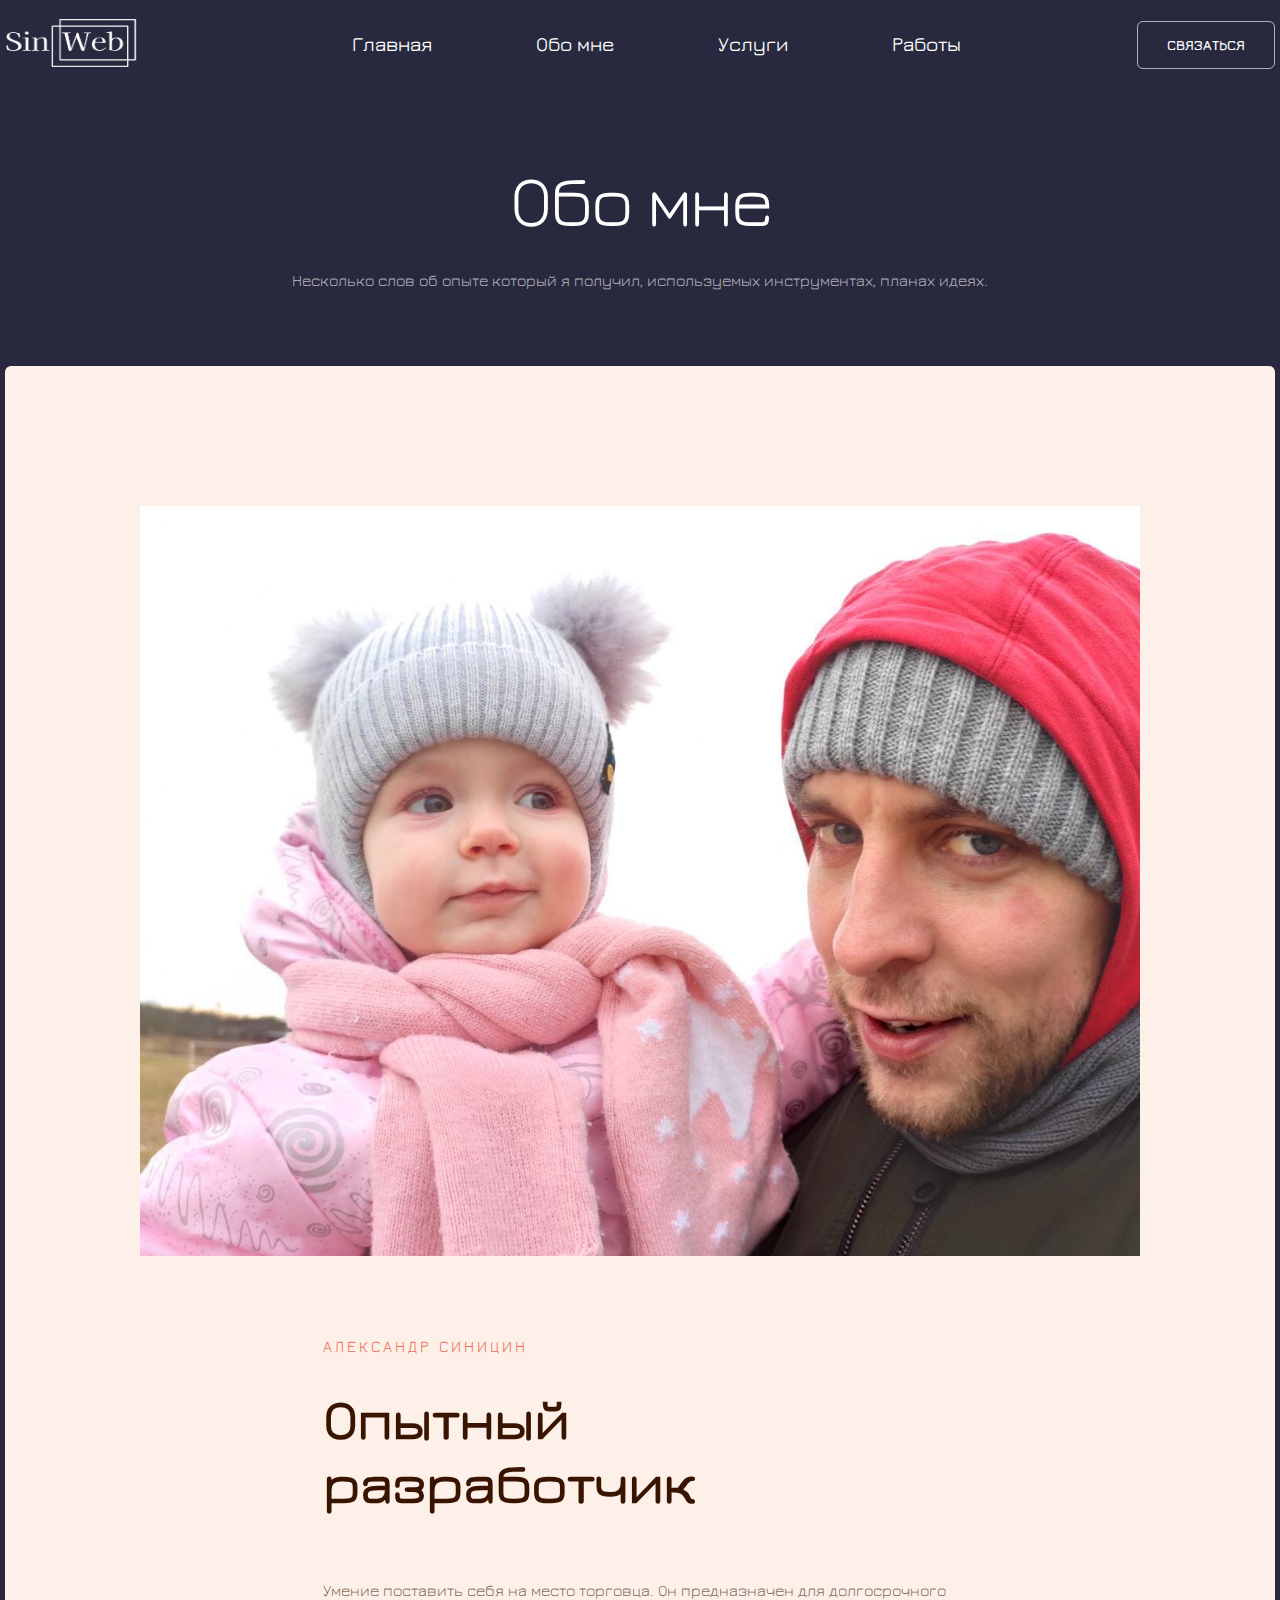
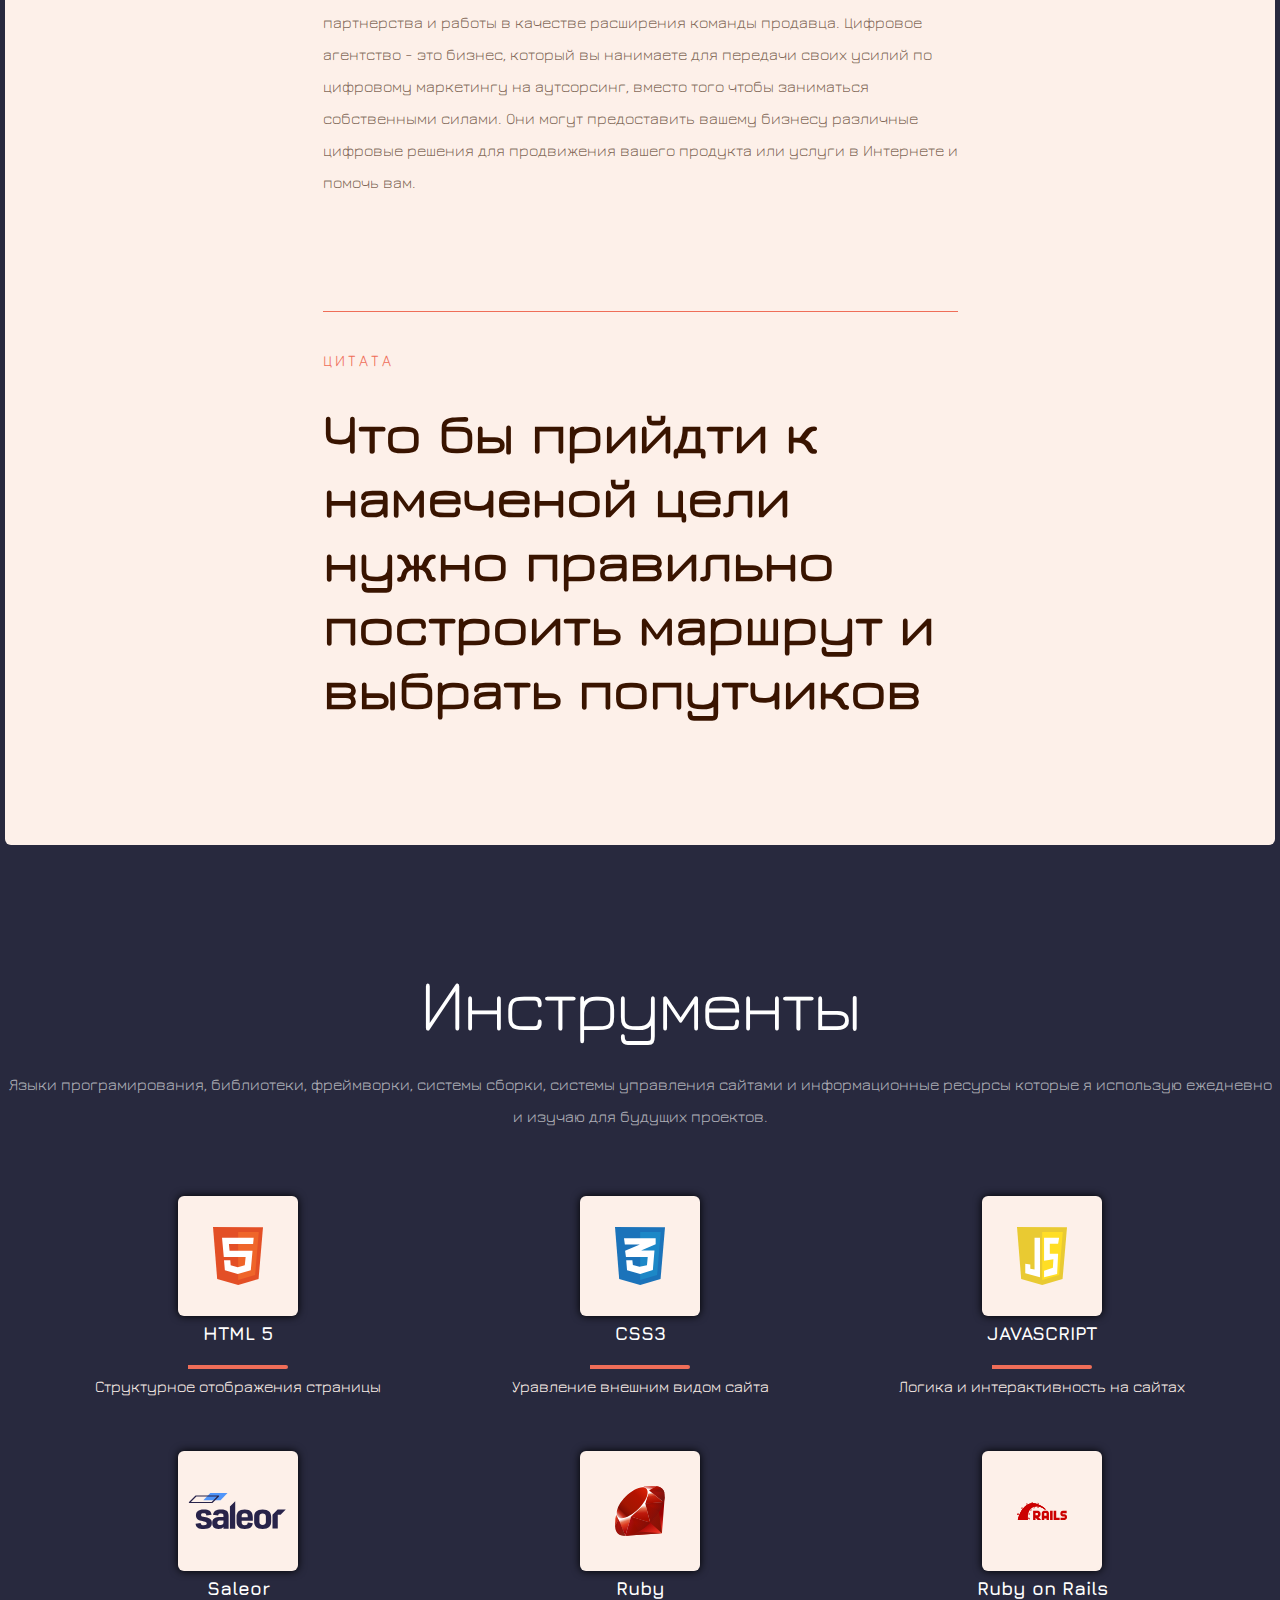
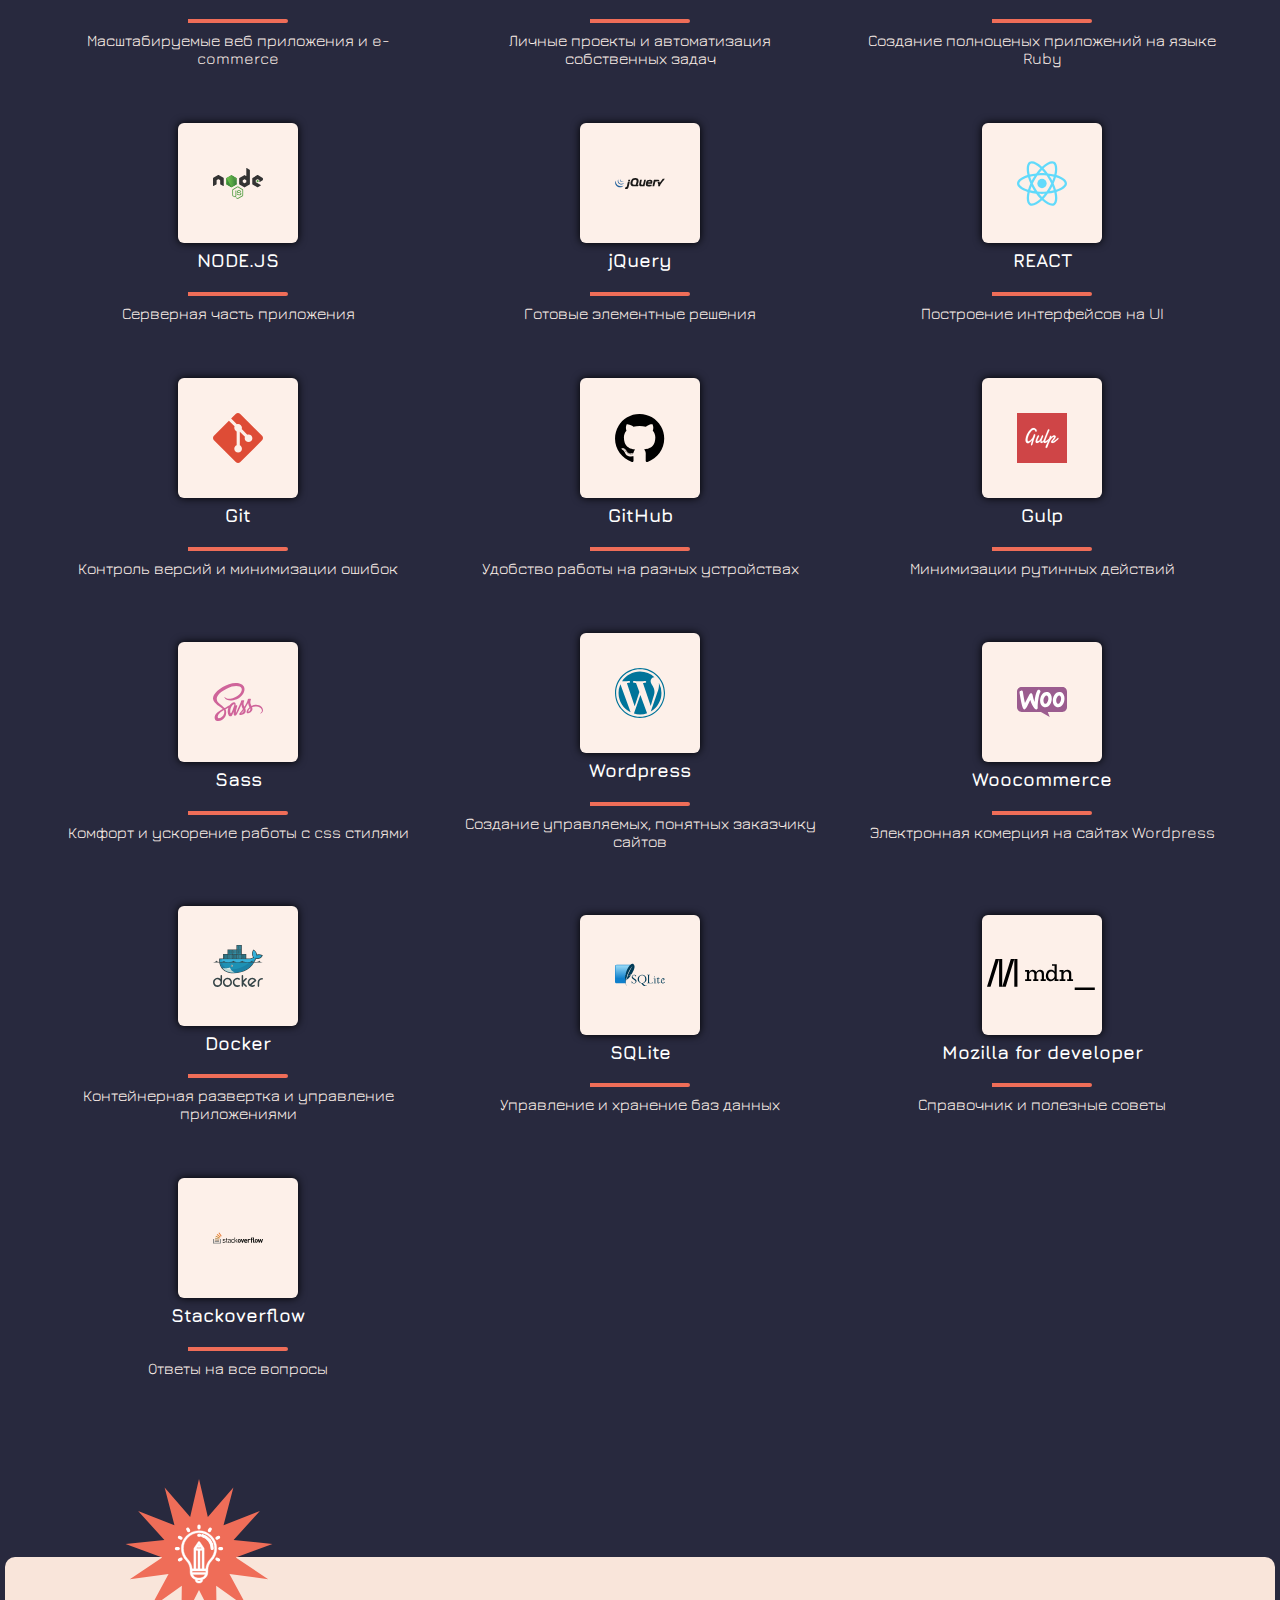
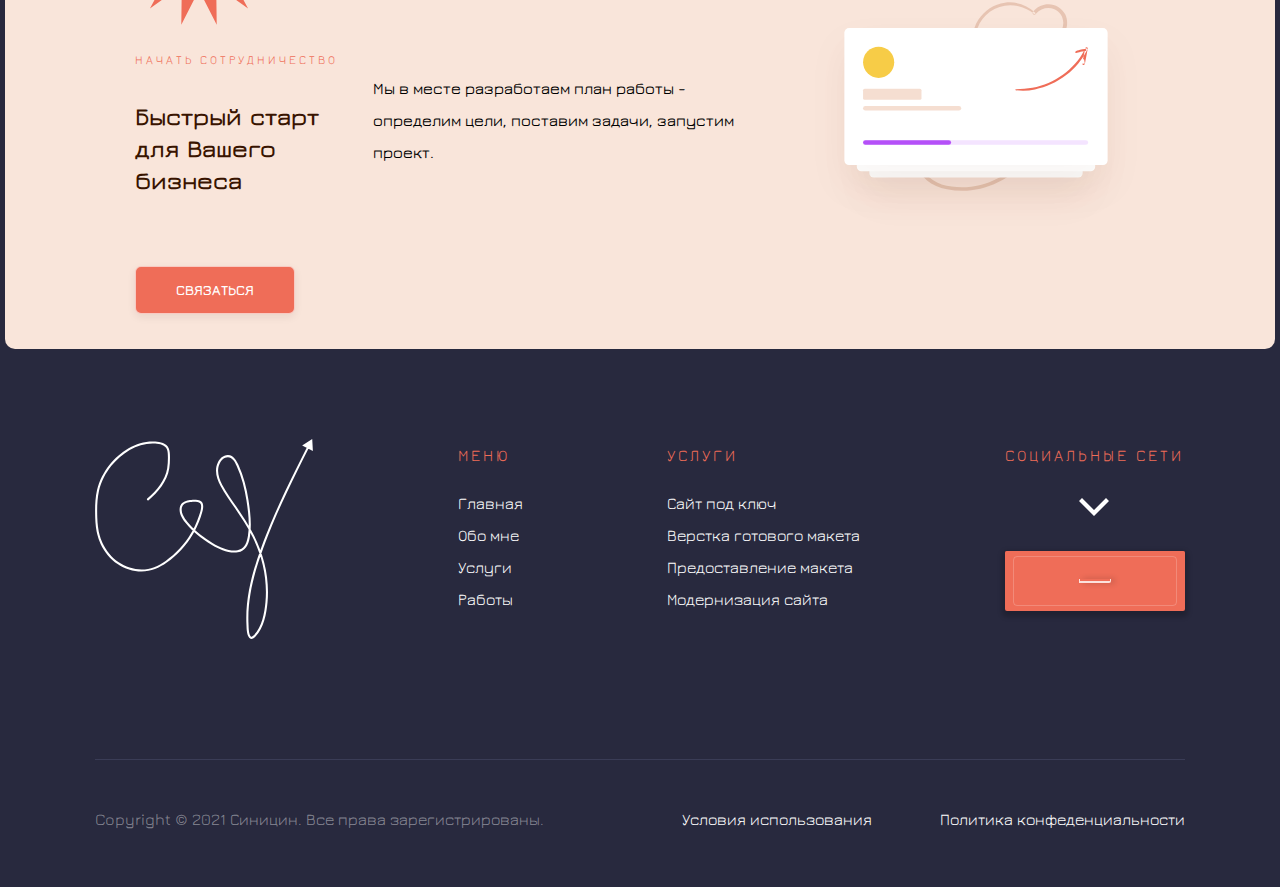
<file: about.html>
<!DOCTYPE html>
<html lang="ru">

<head>
    <meta charset="UTF-8">
    <meta http-equiv="X-UA-Compatible" content="IE=edge">
    <meta name="viewport" content="width=device-width, initial-scale=1.0">
    <meta name="keywords" content="создание сайта, сайт для организации, создать личный сайт" />
    <title>Создание сайтов</title>
    <link rel="preconnect" href="https://fonts.googleapis.com">
    <link rel="preconnect" href="https://fonts.gstatic.com" crossorigin>
    <link href="https://fonts.googleapis.com/css2?family=Jura:wght@300;400;500;700&display=swap" rel="stylesheet">
    <link rel="stylesheet" href="css/style.css">
</head>

<body>
    <header class="header">
        <div class="container">
            <div class="header__content">
                <a class="logo" href="#">
                    <img class="logo__img" src="./img/logo.png" alt="">
                </a>
                <nav id="hamnav" class="header__nav">
                    <label for="hamburger" class="menu"
                        onclick="this.classList.toggle('opened');this.setAttribute('aria-expanded', this.classList.contains('opened'))"
                        aria-label="Main Menu">
                        <svg width="50" height="50" viewBox="0 0 100 100">
                            <path class="line line1"
                                d="M 20,29.000046 H 80.000231 C 80.000231,29.000046 94.498839,28.817352 94.532987,66.711331 94.543142,77.980673 90.966081,81.670246 85.259173,81.668997 79.552261,81.667751 75.000211,74.999942 75.000211,74.999942 L 25.000021,25.000058" />
                            <path class="line line2" d="M 20,50 H 80" />
                            <path class="line line3"
                                d="M 20,70.999954 H 80.000231 C 80.000231,70.999954 94.498839,71.182648 94.532987,33.288669 94.543142,22.019327 90.966081,18.329754 85.259173,18.331003 79.552261,18.332249 75.000211,25.000058 75.000211,25.000058 L 25.000021,74.999942" />
                        </svg>
                    </label>
                    <input type="checkbox" id="hamburger" />
                    <div class="slow-visible" id="hamitems">
                        <a class="nav__link" href="./index.html">Главная</a>
                        <a class="nav__link" href="./about.html">Обо мне</a>
                        <a class="nav__link" href="./servises.html">Услуги</a>
                        <a class="nav__link" href="./portfolio.html">Работы</a>
                    </div>
                </nav>
                <button onclick="document.location='./contact.html'" class="header__button button">
                    СВЯЗАТЬСЯ
                </button>
            </div>
        </div>
    </header>
    <main class="main__content">
        <div class="container">
            <section class="page-header">
                <div class="page-header__title text__item">
                    Обо мне
                </div>
                <div class="page-header__subtitle text__item">
                    Несколько слов об опыте который я получил, используемых инструментах, планах идеях.
                </div>
            </section>
            <section class="page-content">
                <div class="page-content__image">
                    <img src="./img/about-1.jpg" alt="">
                </div>
                <div class="page-content__text">
                    <div class="page-content__text__subtitle text__item">
                        АЛЕКСАНДР СИНИЦИН
                    </div>
                    <h2 class="page-content__text__title text__item"> Опытный разработчик</h2>
                    <p class="page-content__text__p text__item">
                        Умение поставить себя на место торговца. Он
                        предназначен
                        для долгосрочного партнерства и работы в качестве расширения команды продавца.
                        Цифровое агентство - это бизнес, который вы нанимаете для передачи своих усилий по цифровому
                        маркетингу на аутсорсинг, вместо того чтобы заниматься собственными силами. Они могут
                        предоставить вашему бизнесу различные цифровые решения для продвижения вашего продукта или
                        услуги в Интернете и помочь вам.
                    </p>
                </div>
                <div class="page-content__text">
                    <div class="page-content__text__subtitle page-content__text__subtitle-bottom-border text__item">
                        ЦИТАТА
                    </div>
                    <h2 class="page-content__text__title text__item"> Что бы прийдти к намеченой цели нужно правильно построить маршрут и выбрать попутчиков</h2>
                    <p class="page-content__text__p text__item">
                        
                    </p>
                    <p class="page-content__text__p text__item">
                        
                    </p>
                </div>
            </section>
            <section class="skills-section">
                <div class="skills-section__text">
                    <div class="skills-section__text__title text__item">
                        Инструменты
                    </div>
                    <p class="skills-section__text__p text__item">
                        Языки програмирования, библиотеки, фреймворки, системы сборки, системы управления сайтами и информационные ресурсы
                        которые я использую ежедневно и изучаю для будущих проектов.
                    </p>
                </div>
                <div class="skills-container">
                    <div class="skills-box">
                        <div class="skills-title">
                            <div class="skills-img">
                                <img src="./img/icon/html.svg" alt="" class="skills-icons">
                            </div>
                            <h3>HTML 5</h3>
                        </div>
                        <P> Структурное отображения страницы</P>
                    </div>
                    <div class="skills-box">
                        <div class="skills-title">
                            <div class="skills-img">
                                <img src="./img/icon/css-3.svg" alt="" class="skills-icons">
                            </div>
                            <h3>CSS3</h3>
                        </div>
                        <P> Уравление внешним видом сайта</P>
                    </div>
                    <div class="skills-box">
                        <div class="skills-title">
                            <div class="skills-img">
                                <img src="./img/icon/javascript.svg" alt="" class="skills-icons">
                            </div>
                            <h3>JAVASCRIPT</h3>
                        </div>
                        <P> Логика и интерактивность на сайтах </P>
                    </div>
                    <div class="skills-box">
                        <div class="skills-title">
                            <div class="skills-img">
                                <svg width="105" height="36" fill="none" aria-labelledby="site-logo"
                                    viewBox="0 0 105 36">
                                    <title id="site-logo">Site logo</title>
                                    <mask id="prefix__logo" width="105" height="35" x="0" y="1"
                                        maskUnits="userSpaceOnUse">
                                        <path fill="#fff" fill-rule="evenodd" d="M.465 1.308h104.531V36H.465V1.308z"
                                            clip-rule="evenodd"></path>
                                    </mask>
                                    <g fill="#28234A" fill-rule="evenodd" clip-rule="evenodd">
                                        <path
                                            d="M17.86 35.964c6.42 0 8.034-2.592 8.034-6.144 0-4.368-3.925-5.184-7.19-5.717-2.495-.426-3.632-.64-3.632-2.166 0-1.136.99-1.563 2.605-1.563 1.98 0 2.53.569 2.714 2.237l5.21-.78c-.44-3.587-2.459-5.398-7.778-5.398-5.832 0-7.887 2.343-7.887 6.072-.036 4.83 4.512 5.327 7.887 5.895 2.091.39 2.898.746 2.898 2.13 0 1.137-.697 1.634-2.788 1.634-2.31 0-3.008-.39-3.301-2.273l-5.063.746c.477 3.8 2.715 5.327 8.291 5.327zM34.653 32.058c-2.459 0-3.339-.533-3.339-2.308 0-1.598.88-2.238 3.522-2.238h2.641v1.847c0 1.775-.88 2.699-2.824 2.699zm-2.275 3.907c2.861 0 4.145-.924 5.063-2.273v2.024h5.172V22.86c0-4.296-1.651-6.462-7.374-6.462-5.54 0-7.483 1.562-8.254 5.397l5.136.781c.33-1.633.807-2.13 2.935-2.13 2.054 0 2.385.852 2.385 2.273v1.314h-2.422c-6.566 0-8.804 1.988-8.804 6.037 0 3.977 2.018 5.895 6.163 5.895zM43.933 35.716h5.283v-27.4l-5.283 5.238v22.162zM55.673 24.139v-.959c0-1.669.77-2.806 3.081-2.806 2.238 0 2.972.96 2.972 2.806v.959h-6.053zM58.753 36c6.09 0 7.704-2.841 8.071-5.682l-5.025-.746c-.22 1.705-.55 2.593-3.045 2.593-2.531 0-3.082-1.243-3.082-2.877v-1.562h11.152v-3.41c0-4.758-1.87-7.918-8.07-7.918-6.127 0-8.218 3.196-8.218 7.244v5.114c0 3.941 2.128 7.244 8.218 7.244zM76.619 36c6.053 0 8.547-3.09 8.547-7.244v-5.114c0-4.226-2.494-7.244-8.547-7.244-6.053 0-8.474 3.018-8.474 7.244v5.114c0 4.155 2.384 7.244 8.474 7.244zm0-4.12c-2.128 0-3.192-1.1-3.192-2.876v-5.469c0-1.81 1.064-2.911 3.191-2.911 2.128 0 3.265 1.1 3.265 2.912v5.468c0 1.776-1.137 2.877-3.264 2.877zM94.601 21.817H91.77v13.787h-5.283V21.817l5.161-5.237h8.114l-5.16 5.237z">
                                        </path>
                                    </g>
                                    <path fill="#056DFF" fill-opacity="0.7"
                                        d="M24.332 0L17.38 7.244h17.176L41.508 0H24.332z" clip-rule="evenodd"></path>
                                    <path stroke="#28234A" stroke-linecap="round" stroke-linejoin="round"
                                        stroke-width="1.218" d="M9.963 2.998L3.449 9.492h22.59l6.513-6.494H9.962z"
                                        clip-rule="evenodd"></path>
                                </svg>
                            </div>
                            <h3>Saleor</h3>
                        </div>
                        <P> Масштабируемые веб приложения и e-commerce </P>
                    </div>
                    <div class="skills-box">
                        <div class="skills-title">
                            <div class="skills-img">
                                <img src="./img/icon/ruby.svg" alt="" class="skills-icons">

                            </div>
                            <h3>Ruby</h3>
                        </div>
                        <P> Личные проекты и автоматизация собственных задач</P>
                    </div>
                    <div class="skills-box">
                        <div class="skills-title">
                            <div class="skills-img">
                                <img src="./img/icon/rails.svg" alt="" class="skills-icons">
                            </div>
                            <h3>Ruby on Rails</h3>
                        </div>
                        <P> Создание полноценых приложений на языке Ruby</P>
                    </div>
                    <div class="skills-box">
                        <div class="skills-title">
                            <div class="skills-img">
                                <img src="./img/icon/nodejs.svg" alt="" class="skills-icons">
                            </div>
                            <h3>NODE.JS</h3>
                        </div>
                        <P> Серверная часть приложения </P>
                    </div>
                    <div class="skills-box">
                        <div class="skills-title">
                            <div class="skills-img">
                                <img src="./img/icon/jquery.svg" alt="" class="skills-icons">
                            </div>
                            <h3>jQuery</h3>
                        </div>
                        <P> Готовые элементные решения </P>
                    </div>
                    <div class="skills-box">
                        <div class="skills-title">
                            <div class="skills-img">
                                <img src="./img/icon/react.svg" alt="" class="skills-icons">
                            </div>
                            <h3>REACT</h3>
                        </div>
                        <P> Построение интерфейсов на UI</P>
                    </div>
                    <div class="skills-box">
                        <div class="skills-title">
                            <div class="skills-img">
                                <img src="./img/icon/git.svg" alt="" class="skills-icons">
                            </div>
                            <h3>Git</h3>
                        </div>
                        <P> Контроль версий и минимизации ошибок</P>
                    </div>
                    <div class="skills-box">
                        <div class="skills-title">
                            <div class="skills-img">
                                <img src="./img/icon/github-2.svg" alt="" class="skills-icons">
                            </div>
                            <h3>GitHub</h3>
                        </div>
                        <P> Удобство работы на разных устройствах</P>
                    </div>
                    <div class="skills-box">
                        <div class="skills-title">
                            <div class="skills-img">
                                <img src="./img/icon/gulp.svg" alt="" class="skills-icons">
                            </div>
                            <h3>Gulp</h3>
                        </div>
                        <P> Минимизации рутинных действий </P>
                    </div>
                    <div class="skills-box">
                        <div class="skills-title">
                            <div class="skills-img">
                                <img src="./img/icon/sass.svg" alt="" class="skills-icons">
                            </div>
                            <h3>Sass</h3>
                        </div>
                        <P> Комфорт и ускорение работы с css стилями </P>
                    </div>
                    <div class="skills-box">
                        <div class="skills-title">
                            <div class="skills-img">
                                <img src="./img/icon/wordpress.svg" alt="" class="skills-icons">
                            </div>
                            <h3>Wordpress</h3>
                        </div>
                        <P> Создание управляемых, понятных заказчику сайтов</P>
                    </div>
                    <div class="skills-box">
                        <div class="skills-title">
                            <div class="skills-img">
                                <img src="./img/icon/woocommerce.svg" alt="" class="skills-icons">
                            </div>
                            <h3>Woocommerce</h3>
                        </div>
                        <P> Электронная комерция на сайтах Wordpress</P>
                    </div>
                    <div class="skills-box">
                        <div class="skills-title">
                            <div class="skills-img">
                                <img src="./img/icon/docker.svg" alt="" class="skills-icons">
                            </div>
                            <h3>Docker</h3>
                        </div>
                        <P> Контейнерная развертка и управление приложениями</P>
                    </div>
                    <div class="skills-box">
                        <div class="skills-title">
                            <div class="skills-img">
                                <img src="./img/icon/sqlite.svg" alt="" class="skills-icons">
                            </div>
                            <h3>SQLite</h3>
                        </div>
                        <P> Управление и хранение баз данных </P>
                    </div>
                    <div class="skills-box">
                        <div class="skills-title">
                            <div class="skills-img">
                                <svg xmlns="http://www.w3.org/2000/svg" viewBox="-15 0 400 105" xml:space="preserve"
                                    role="img">
                                    <path
                                        d="M197.6 73.2h-17.1v-5.5h3.8V51.9c0-3.7-.7-6.3-2.1-7.9-1.4-1.6-3.3-2.3-5.7-2.3-3.2 0-5.6 1.1-7.2 3.4s-2.4 4.6-2.5 6.9v15.6h6v5.5h-17.1v-5.5h3.8V51.9c0-3.8-.7-6.4-2.1-7.9-1.4-1.5-3.3-2.3-5.6-2.3-3.2 0-5.5 1.1-7.2 3.3-1.6 2.2-2.4 4.5-2.5 6.9v15.8h6.9v5.5h-20.2v-5.5h6V42.4h-6.1v-5.6h13.4v6.4c1.2-2.1 2.7-3.8 4.7-5.2 2-1.3 4.4-2 7.3-2s5.3.7 7.5 2.1c2.2 1.4 3.7 3.5 4.5 6.4 1.1-2.5 2.7-4.5 4.9-6.1s4.8-2.4 7.9-2.4c3.5 0 6.5 1.1 8.9 3.3s3.7 5.6 3.7 10.2v18.2h6.1v5.5zm42.5 0h-13.2V66c-1.2 2.2-2.8 4.1-4.9 5.6-2.1 1.6-4.8 2.4-8.3 2.4-4.8 0-8.7-1.6-11.6-4.9-2.9-3.2-4.3-7.7-4.3-13.3 0-5 1.3-9.6 4-13.7 2.6-4.1 6.9-6.2 12.8-6.2s9.8 2.2 12.3 6.5V22.7h-8.6v-5.6h15.8v50.6h6v5.5zm-13.3-16.8V52c-.1-3-1.2-5.5-3.2-7.3s-4.4-2.8-7.2-2.8c-3.6 0-6.3 1.3-8.2 3.9-1.9 2.6-2.8 5.8-2.8 9.6 0 4.1 1 7.3 3 9.5s4.5 3.3 7.4 3.3c3.2 0 5.8-1.3 7.8-3.8 2.1-2.6 3.1-5.3 3.2-8zm61.5 16.8H269v-5.5h6V51.9c0-3.7-.7-6.3-2.2-7.9-1.4-1.6-3.4-2.3-5.7-2.3-3.1 0-5.6 1-7.4 3s-2.8 4.4-2.9 7v15.9h6v5.5h-19.3v-5.5h6V42.4h-6.2v-5.6h13.6V43c2.6-4.6 6.8-6.9 12.7-6.9 3.6 0 6.7 1.1 9.2 3.3s3.7 5.6 3.7 10.2v18.2h6v5.4h-.2z"
                                        style="fill: var(--text-primary);"></path>
                                    <g style="fill: var(--text-link);">
                                        <path
                                            d="M42 .2 13.4 92.3H1.7L30.2.2H42zM52.4.2v92.1H42V.2h10.4zm40.3 0L64.2 92.3H52.5L81 .2h11.7zM103.1.2v92.1H92.7V.2h10.4zM294 95h67v8.8h-67V95z">
                                        </path>
                                    </g>
                                </svg>
                            </div>
                            <h3>Mozilla for developer</h3>
                        </div>
                        <P> Справочник и полезные советы </P>
                    </div>
                    <div class="skills-box">
                        <div class="skills-title">
                            <div class="skills-img">
                                <img src="./img/icon/stackoverflow.svg" alt="" class="skills-icons">
                            </div>
                            <h3>Stackoverflow</h3>
                        </div>
                        <P> Ответы на все вопросы </P>
                    </div>
                </div>
            </section>
            <section class="get-started get-started--about-page">
                <img class="idea" src="./img/idea.svg" alt="">
                <div class="get-started__container get-started__container--about-page">
                    <div class="get-started__inner">
                        <div class="get-started__items">
                            <p class="get-started__subtitle text__item">
                                НАЧАТЬ СОТРУДНИЧЕСТВО
                            </p>
                            <h2 class="get-started__text-header text__item">
                                Быстрый старт для Вашего бизнеса
                            </h2>
                        </div>
                        <div class="get-started__text text__item">
                            Мы в месте разработаем план работы - определим цели, поставим задачи, запустим проект.
                        </div>
                        <div class="get-started__svg">
                            <img class="get-started__svg-item" src="./img/get-started.svg" alt="">
                        </div>
                    </div>
                    <button class="get-started__button button">
                        Связаться
                    </button>
                </div>
            </section>
        </div>
    </main>
    <footer class="footer">
        <div class="container">
            <div class="footer__inner">
                <div class="footer__top">
                    <div class="footer__name">
                        <img src="./img/sign.svg" alt="">
                    </div>
                    <ul class="footer__list-menu">
                        <li class="footer__list-title"> МЕНЮ</li>
                        <li class="footer__list-item"> <a href="./index.html"> Главная</a></li>
                        <li class="footer__list-item"> <a href="./about.html"> Обо мне</a></li>
                        <li class="footer__list-item"> <a href="./servises.html"> Услуги</a></li>
                        <li class="footer__list-item"> <a href="./portfolio.html"> Работы</a></li>
                    </ul>
                    <ul class="footer__list-servises">
                        <li class="footer__list-title">УСЛУГИ</li>
                        <li class="footer__list-item"> <a href="#"> Сайт под ключ</a></li>
                        <li class="footer__list-item"> <a href="#"> Верстка готового макета</a></li>
                        <li class="footer__list-item"> <a href="#"> Предоставление макета</a></li>
                        <li class="footer__list-item"> <a href="#"> Модернизация сайта</a></li>
                    </ul>
                    <div class="social__icons">
                        <span class="social__icons__title">Социальные сети</span>
                        <div class="drawer">
                            <div class="box">
                                <a href="https://t.me/siniytsin" class="ball ball-1">
                                    <img src="./img/icon/telegram.svg" alt="telegram logo"></a>
                                <a href="https://wa.me/+79112013907" class="ball ball-2">
                                    <img src="./img/icon/whatsapp.svg" alt="whatsapp logo"></a>
                                <a href="https://www.twitter.com/siniytsin" class="ball ball-3">
                                    <img src="./img/icon/twitter.svg" alt="twitter logo"></a>
                                <a href="https://github.com/siniytzin" class="ball ball-4">
                                    <img src="./img/icon/github.svg" alt="github logo"></a>
                            </div>
                            <div class="cover"><span></span></div>
                        </div>
                    </div>
                </div>
                <div class="line"></div>
                <div class="footer__bottom">
                    <div class="copyright">
                        Copyright © 2021 Синицин. Все права зарегистрированы.
                    </div>
                    <div class="footer__bottom-right">
                        <a class="footer__text-link" href=""> Условия использования </a>
                        <a class="footer__text-link" href="">Политика конфеденциальности </a>
                    </div>
                </div>
            </div>
        </div>
    </footer>
    <script src="./js/jquery360.js"></script>
    <script src="./js/jquery-ui.js"></script>
    <script src="./js/main.js"></script>
</body>
</file>
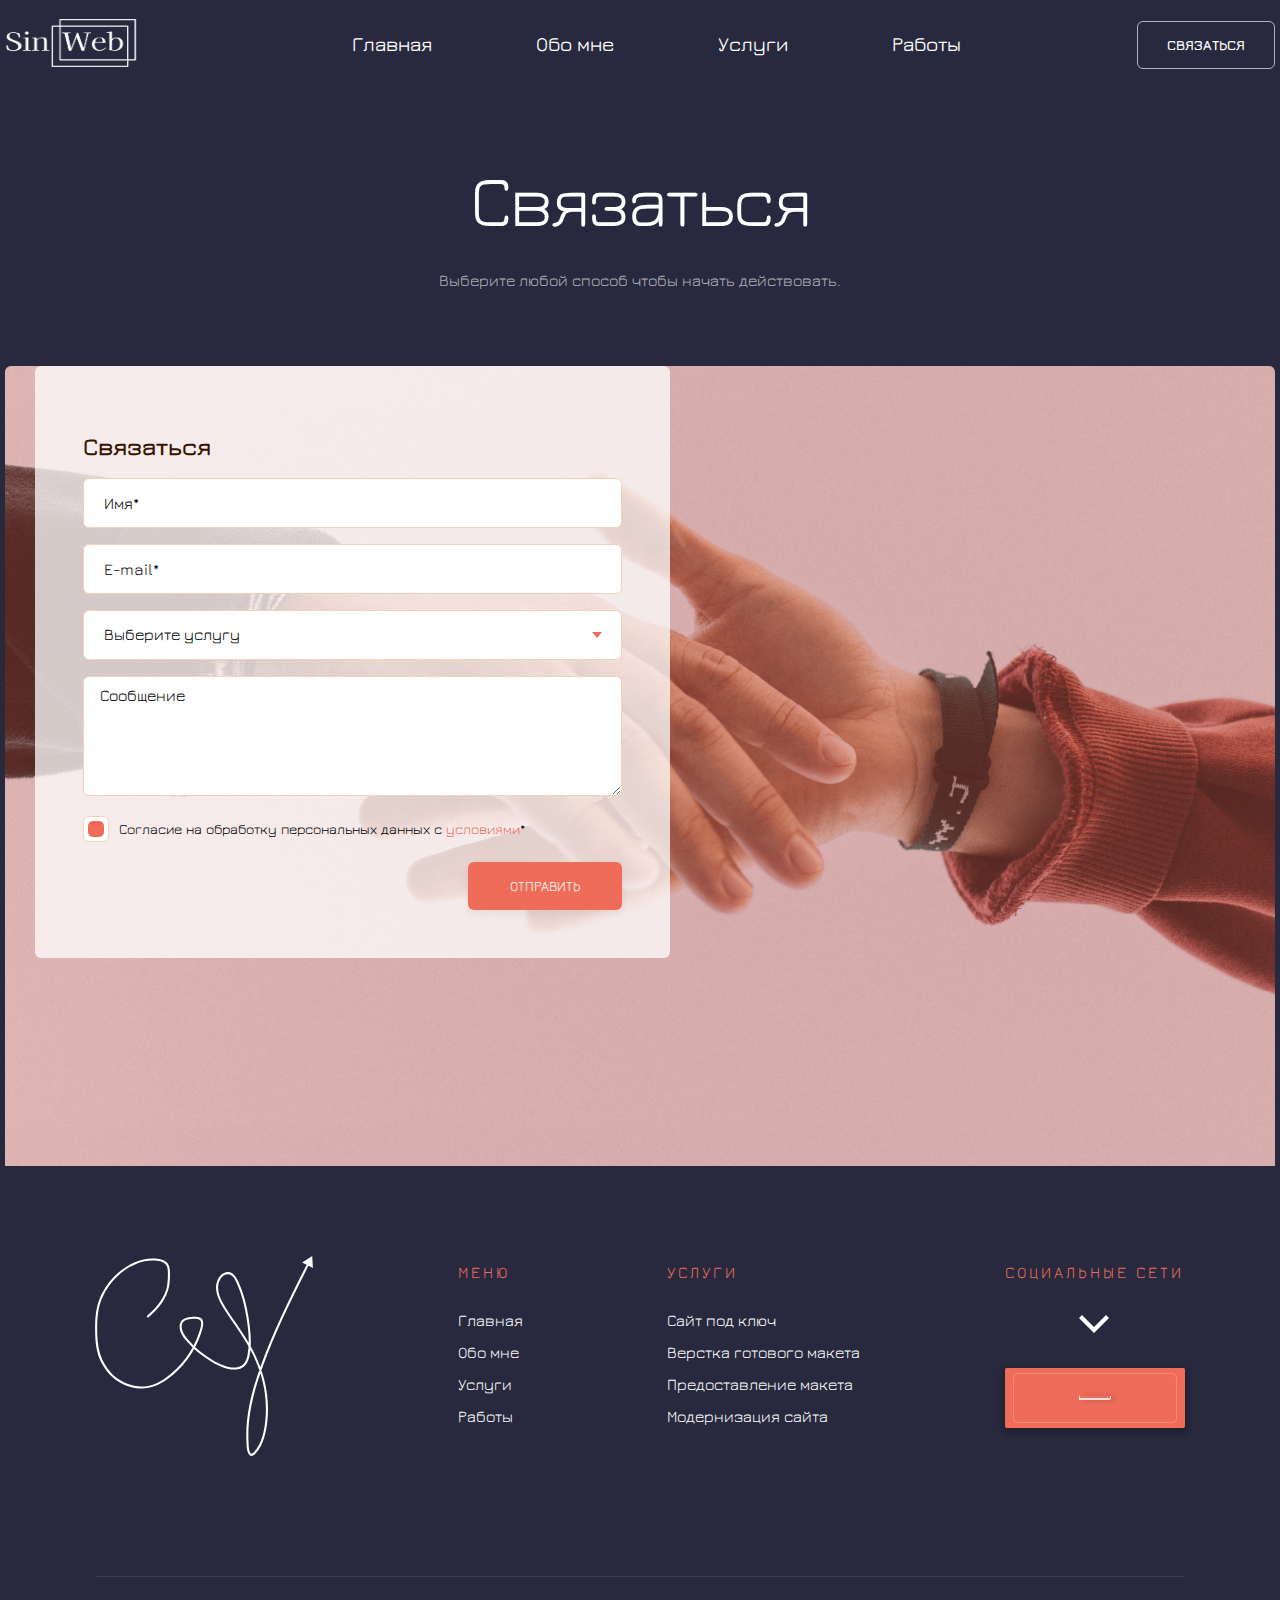
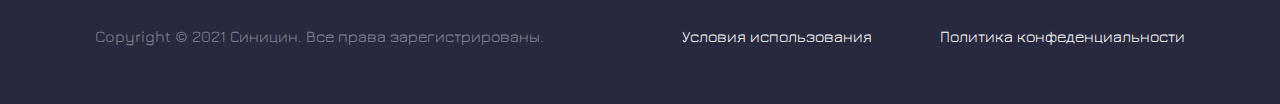
<file: contact.html>
<!DOCTYPE html>
<html lang="ru">

<head>
    <meta charset="UTF-8">
    <meta http-equiv="X-UA-Compatible" content="IE=edge">
    <meta name="viewport" content="width=device-width, initial-scale=1.0">
    <meta name="keywords" content="создание сайта, сайт для организации, создать личный сайт" />
    <title>Создание сайтов</title>
    <link rel="preconnect" href="https://fonts.googleapis.com">
    <link rel="preconnect" href="https://fonts.gstatic.com" crossorigin>
    <link href="https://fonts.googleapis.com/css2?family=Jura:wght@300;400;500;700&display=swap" rel="stylesheet">
    <link rel="stylesheet" href="css/style.css">
</head>

<body>
    <header class="header">
        <div class="container">
            <div class="header__content">
                <a class="logo" href="#">
                    <img class="logo__img" src="./img/logo.png" alt="">
                </a>
                <nav id="hamnav" class="header__nav">

                    <label for="hamburger" class="menu"
                        onclick="this.classList.toggle('opened');this.setAttribute('aria-expanded', this.classList.contains('opened'))"
                        aria-label="Main Menu">
                        <svg width="50" height="50" viewBox="0 0 100 100">
                            <path class="line line1"
                                d="M 20,29.000046 H 80.000231 C 80.000231,29.000046 94.498839,28.817352 94.532987,66.711331 94.543142,77.980673 90.966081,81.670246 85.259173,81.668997 79.552261,81.667751 75.000211,74.999942 75.000211,74.999942 L 25.000021,25.000058" />
                            <path class="line line2" d="M 20,50 H 80" />
                            <path class="line line3"
                                d="M 20,70.999954 H 80.000231 C 80.000231,70.999954 94.498839,71.182648 94.532987,33.288669 94.543142,22.019327 90.966081,18.329754 85.259173,18.331003 79.552261,18.332249 75.000211,25.000058 75.000211,25.000058 L 25.000021,74.999942" />
                        </svg>
                    </label>
                    <input type="checkbox" id="hamburger" />
                    <div class="slow-visible" id="hamitems">
                        <a class="nav__link" href="./index.html">Главная</a>
                        <a class="nav__link" href="./about.html">Обо мне</a>
                        <a class="nav__link" href="./servises.html">Услуги</a>
                        <a class="nav__link" href="./portfolio.html">Работы</a>
                    </div>
                </nav>
                <button onclick="document.location='./index.html'" class="header__button button">
                    СВЯЗАТЬСЯ
                </button>
            </div>
        </div>
    </header>
    <main class="main__content">
        <div class="container">
            <section class="page-header">
                <div class="page-header__title">
                    Связаться
                </div>
                <div class="page-header__subtitle">
                    Выберите любой способ чтобы начать действовать.
                </div>
            </section>
            <section class="contact-content">
                <div class="contact-content__get-in-touch">
                    <div class="form">
                        <form action="#" id="form" class="form__body">
                            <h1 class="form__title">Связаться</h1>
                            <div class="form__item">
                                <input id="formName" type="text" name="name" placeholder="Имя*"
                                    class="form__input _req ">
                            </div>
                            <div class="form__item">
                                <input id="formEmail" type="text" name="name" placeholder="E-mail*"
                                    class="form__input _req _email ">
                            </div>
                            <div class="form__item">
                                <select name="option" class="select">
                                    <option disabled class="select__title">Выберите услугу</option>
                                    <option value="1">Сайт под ключ</option>
                                    <option value="2">Верстка макета</option>
                                    <option value="3">Модернизация сайта</option>
                                    <option value="4">Свободный макет</option>
                                </select>
                            </div>
                            <div class="form__item">
                                <textarea name="message" id="formMessage" class="form__input"
                                    placeholder="Сообщение"></textarea>
                            </div>
                            <!-- <div class="form__item">
                                <div class="file">
                                    <div class="file__item">
                                        <input accept=".doc .docx .txt" type="file" name="document" class="file__input">
                                        <div class="file__button">Добавить файл</div>
                                    </div>
                                </div>
                            </div> -->
                            <div class="form__item">
                                <div class="checkbox">
                                    <input id="formAgreement" checked type="checkbox" name="agreement"
                                        class="checkbox__input _req">
                                    <label for="formAgreement" class="checkbox__label"><span>Согласие на обработку
                                            персональных данных с <a href="">условиями</a>*</span></label>
                                </div>
                            </div>
                            <button type="submit" class="form__button">Отправить</button>
                        </form>
                    </div>
                </div>
            </section>
        </div>
    </main>
    <footer class="footer">
        <div class="container">
            <div class="footer__inner">
                <div class="footer__top">
                    <div class="footer__name">
                        <img src="./img/sign.svg" alt="">
                    </div>
                    <ul class="footer__list-menu">
                        <li class="footer__list-title"> МЕНЮ</li>
                        <li class="footer__list-item"> <a href="./index.html"> Главная</a></li>
                        <li class="footer__list-item"> <a href="./about.html"> Обо мне</a></li>
                        <li class="footer__list-item"> <a href="./servises.html"> Услуги</a></li>
                        <li class="footer__list-item"> <a href="./portfolio.html"> Работы</a></li>
                    </ul>
                    <ul class="footer__list-servises">
                        <li class="footer__list-title">УСЛУГИ</li>
                        <li class="footer__list-item"> <a href="#"> Сайт под ключ</a></li>
                        <li class="footer__list-item"> <a href="#"> Верстка готового макета</a></li>
                        <li class="footer__list-item"> <a href="#"> Предоставление макета</a></li>
                        <li class="footer__list-item"> <a href="#"> Модернизация сайта</a></li>
                    </ul>
                    <div class="social__icons">
                        <span class="social__icons__title">Социальные сети</span>
                        <div class="drawer">
                            <div class="box">
                                <a href="https://t.me/siniytsin" class="ball ball-1">
                                    <img src="./img/icon/telegram.svg" alt="telegram logo"></a>
                                <a href="https://wa.me/+79112013907" class="ball ball-2">
                                    <img src="./img/icon/whatsapp.svg" alt="whatsapp logo"></a>
                                <a href="https://www.twitter.com/siniytsin" class="ball ball-3">
                                    <img src="./img/icon/twitter.svg" alt="twitter logo"></a>
                                <a href="https://github.com/siniytzin" class="ball ball-4">
                                    <img src="./img/icon/github.svg" alt="github logo"></a>
                            </div>
                            <div class="cover"><span></span></div>
                        </div>
                    </div>
                </div>
                <div class="line"></div>
                <div class="footer__bottom">
                    <div class="copyright">
                        Copyright © 2021 Синицин. Все права зарегистрированы.
                    </div>
                    <div class="footer__bottom-right">
                        <a class="footer__text-link" href=""> Условия использования </a>
                        <a class="footer__text-link" href="">Политика конфеденциальности </a>
                    </div>
                </div>
            </div>
        </div>
    </footer>
    <script src="./js/jquery360.js"></script>
    <script src="./js/jquery-ui.js"></script>
    <script src="./js/form-script.js"></script>
    <script src="./js/slick.min.js"></script>
    <script src="./js/main.js"></script>
</body>
</file>
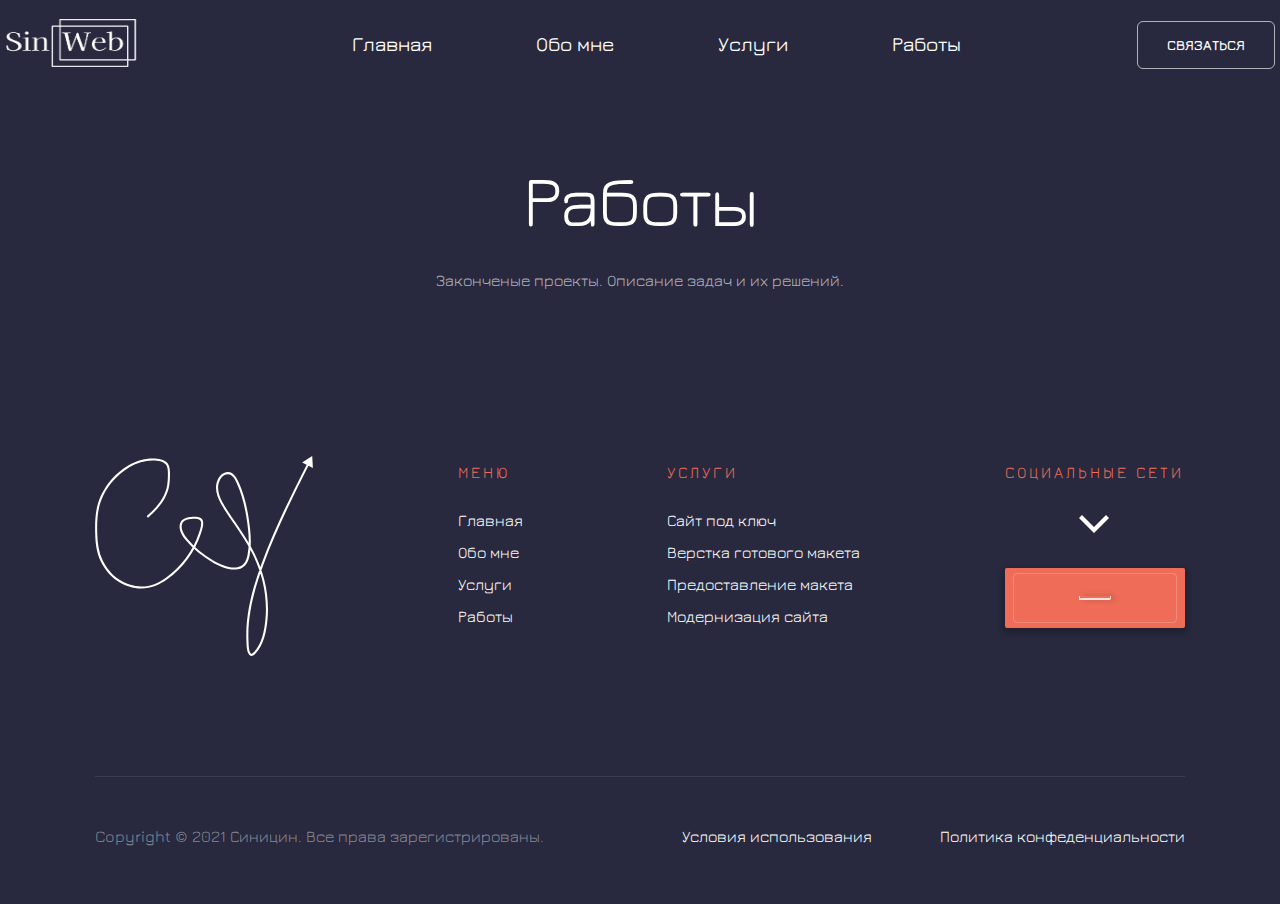
<file: portfolio.html>
<!DOCTYPE html>
<html lang="ru">

<head>
    <meta charset="UTF-8">
    <meta http-equiv="X-UA-Compatible" content="IE=edge">
    <meta name="viewport" content="width=device-width, initial-scale=1.0">
    <meta name="keywords" content="создание сайта, сайт для организации, создать личный сайт" />
    <title>Создание сайтов</title>
    <link rel="preconnect" href="https://fonts.googleapis.com">
    <link rel="preconnect" href="https://fonts.gstatic.com" crossorigin>
    <link href="https://fonts.googleapis.com/css2?family=Jura:wght@300;400;500;700&display=swap" rel="stylesheet">
    <link rel="stylesheet" href="css/style.css">
</head>

<body>
    <header class="header">
        <div class="container">
            <div class="header__content">
                <a class="logo" href="#">
                    <img class="logo__img" src="./img/logo.png" alt="">
                </a>
                <nav id="hamnav" class="header__nav">

                    <label for="hamburger" class="menu"
                        onclick="this.classList.toggle('opened');this.setAttribute('aria-expanded', this.classList.contains('opened'))"
                        aria-label="Main Menu">
                        <svg width="50" height="50" viewBox="0 0 100 100">
                            <path class="line line1"
                                d="M 20,29.000046 H 80.000231 C 80.000231,29.000046 94.498839,28.817352 94.532987,66.711331 94.543142,77.980673 90.966081,81.670246 85.259173,81.668997 79.552261,81.667751 75.000211,74.999942 75.000211,74.999942 L 25.000021,25.000058" />
                            <path class="line line2" d="M 20,50 H 80" />
                            <path class="line line3"
                                d="M 20,70.999954 H 80.000231 C 80.000231,70.999954 94.498839,71.182648 94.532987,33.288669 94.543142,22.019327 90.966081,18.329754 85.259173,18.331003 79.552261,18.332249 75.000211,25.000058 75.000211,25.000058 L 25.000021,74.999942" />
                        </svg>
                    </label>
                    <input type="checkbox" id="hamburger" />
                    <div class="slow-visible" id="hamitems">
                        <a class="nav__link" href="./index.html">Главная</a>
                        <a class="nav__link" href="./about.html">Обо мне</a>
                        <a class="nav__link" href="./servises.html">Услуги</a>
                        <a class="nav__link" href="./portfolio.html">Работы</a>
                    </div>
                </nav>
                <button onclick="document.location='./contact.html'" class="header__button button">
                    СВЯЗАТЬСЯ
                </button>
            </div>
        </div>
    </header>
    <main class="main__content">
        <div class="container">
            <section class="page-header">
                <div class="page-header__title">
                    Работы
                </div>
                <div class="page-header__subtitle">
                    Законченые проекты. Описание задач и их решений.
                </div>
            </section>
        </div>
    </main>
    <footer class="footer">
        <div class="container">
            <div class="footer__inner">
                <div class="footer__top">
                    <div class="footer__name">
                        <img src="./img/sign.svg" alt="">
                    </div>
                    <ul class="footer__list-menu">
                        <li class="footer__list-title"> МЕНЮ</li>
                        <li class="footer__list-item"> <a href="./index.html"> Главная</a></li>
                        <li class="footer__list-item"> <a href="./about.html"> Обо мне</a></li>
                        <li class="footer__list-item"> <a href="./servises.html"> Услуги</a></li>
                        <li class="footer__list-item"> <a href="./portfolio.html"> Работы</a></li>
                    </ul>
                    <ul class="footer__list-servises">
                        <li class="footer__list-title">УСЛУГИ</li>
                        <li class="footer__list-item"> <a href="#"> Сайт под ключ</a></li>
                        <li class="footer__list-item"> <a href="#"> Верстка готового макета</a></li>
                        <li class="footer__list-item"> <a href="#"> Предоставление макета</a></li>
                        <li class="footer__list-item"> <a href="#"> Модернизация сайта</a></li>
                    </ul>
                    <div class="social__icons">
                        <span class="social__icons__title">Социальные сети</span>
                        <div class="drawer">
                            <div class="box">
                                <a href="https://t.me/siniytsin" class="ball ball-1">
                                    <img src="./img/icon/telegram.svg" alt="telegram logo"></a>
                                <a href="https://wa.me/+79112013907" class="ball ball-2">
                                    <img src="./img/icon/whatsapp.svg" alt="whatsapp logo"></a>
                                <a href="https://www.twitter.com/siniytsin" class="ball ball-3">
                                    <img src="./img/icon/twitter.svg" alt="twitter logo"></a>
                                <a href="https://github.com/siniytzin" class="ball ball-4">
                                    <img src="./img/icon/github.svg" alt="github logo"></a>
                            </div>
                            <div class="cover"><span></span></div>
                        </div>
                    </div>
                </div>
                <div class="line"></div>
                <div class="footer__bottom">
                    <div class="copyright">
                        Copyright © 2021 Синицин. Все права зарегистрированы.
                    </div>
                    <div class="footer__bottom-right">
                        <a class="footer__text-link" href=""> Условия использования </a>
                        <a class="footer__text-link" href="">Политика конфеденциальности </a>
                    </div>
                </div>
            </div>
        </div>
    </footer>
    <script src="./js/jquery360.js"></script>
    <script src="./js/jquery-ui.js"></script>
    <script src="./js/slick.min.js"></script>
    <script src="./js/main.js"></script>
</body>
</file>
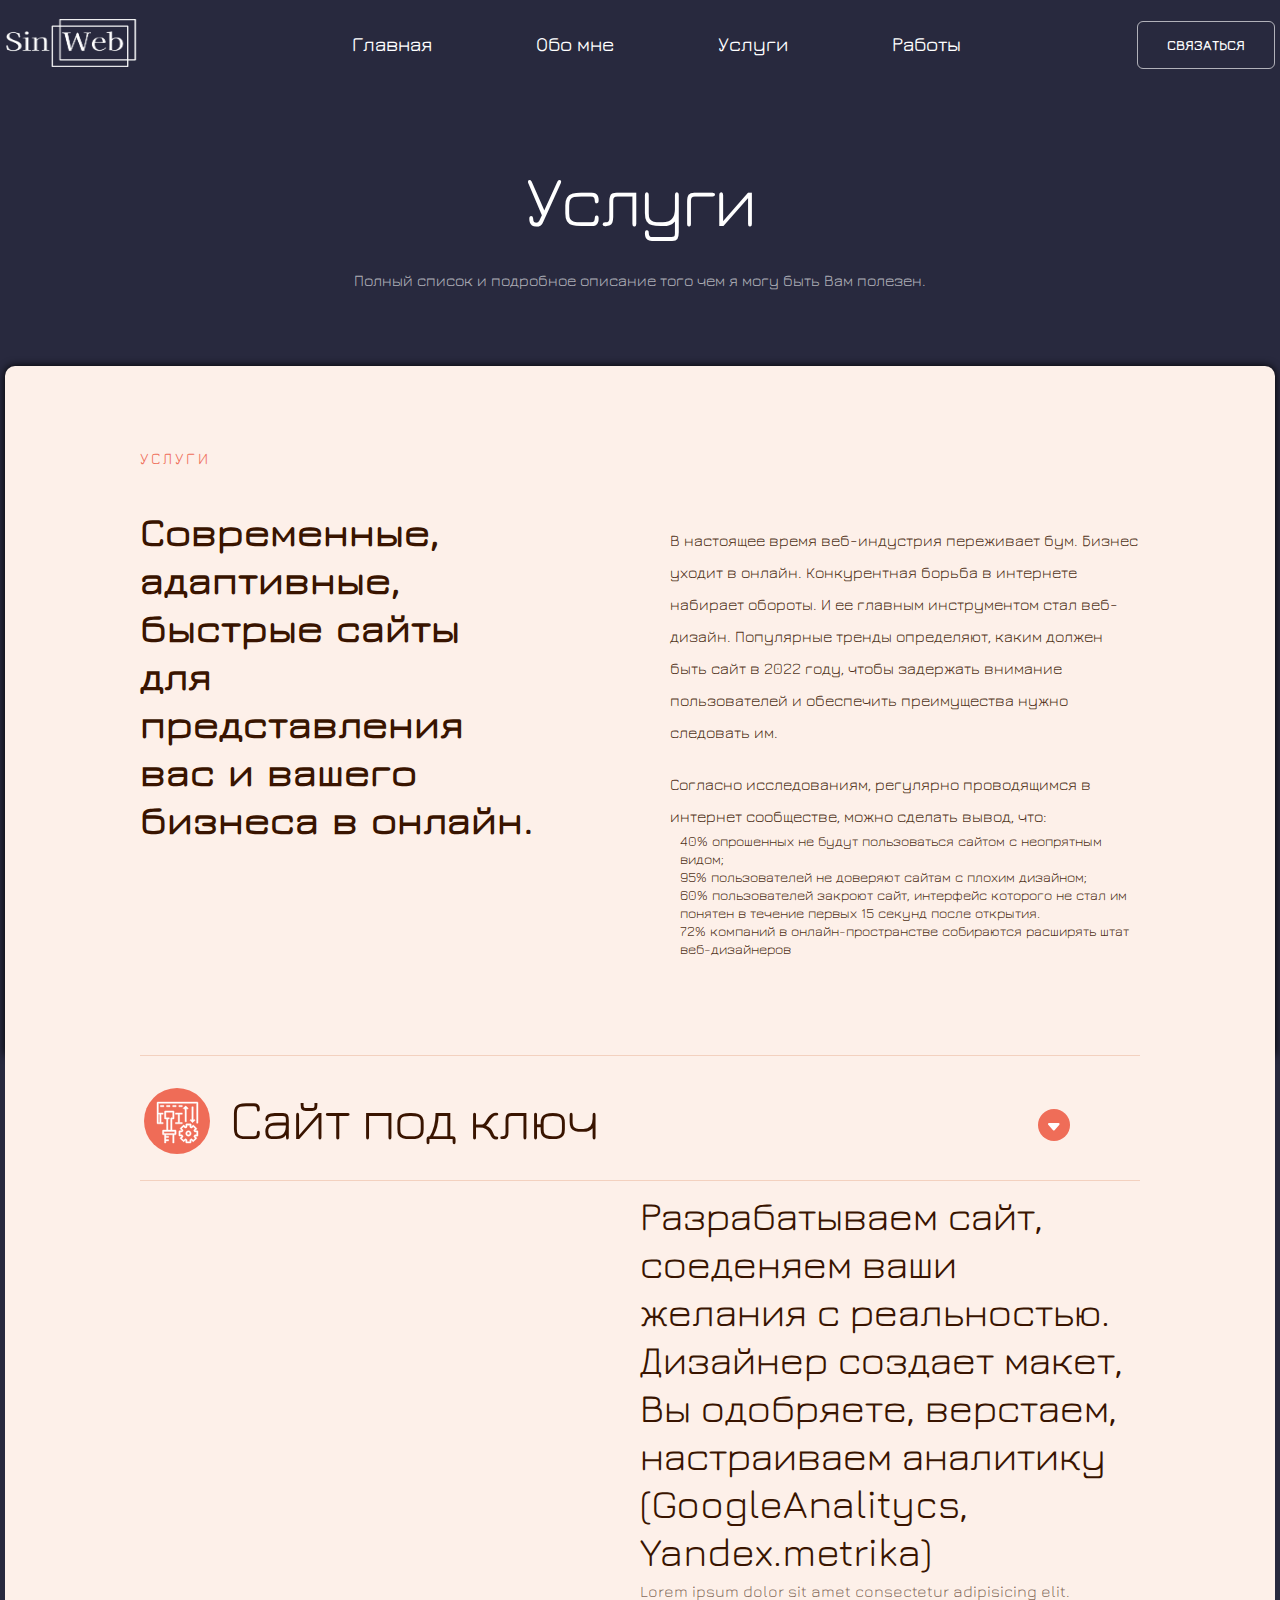
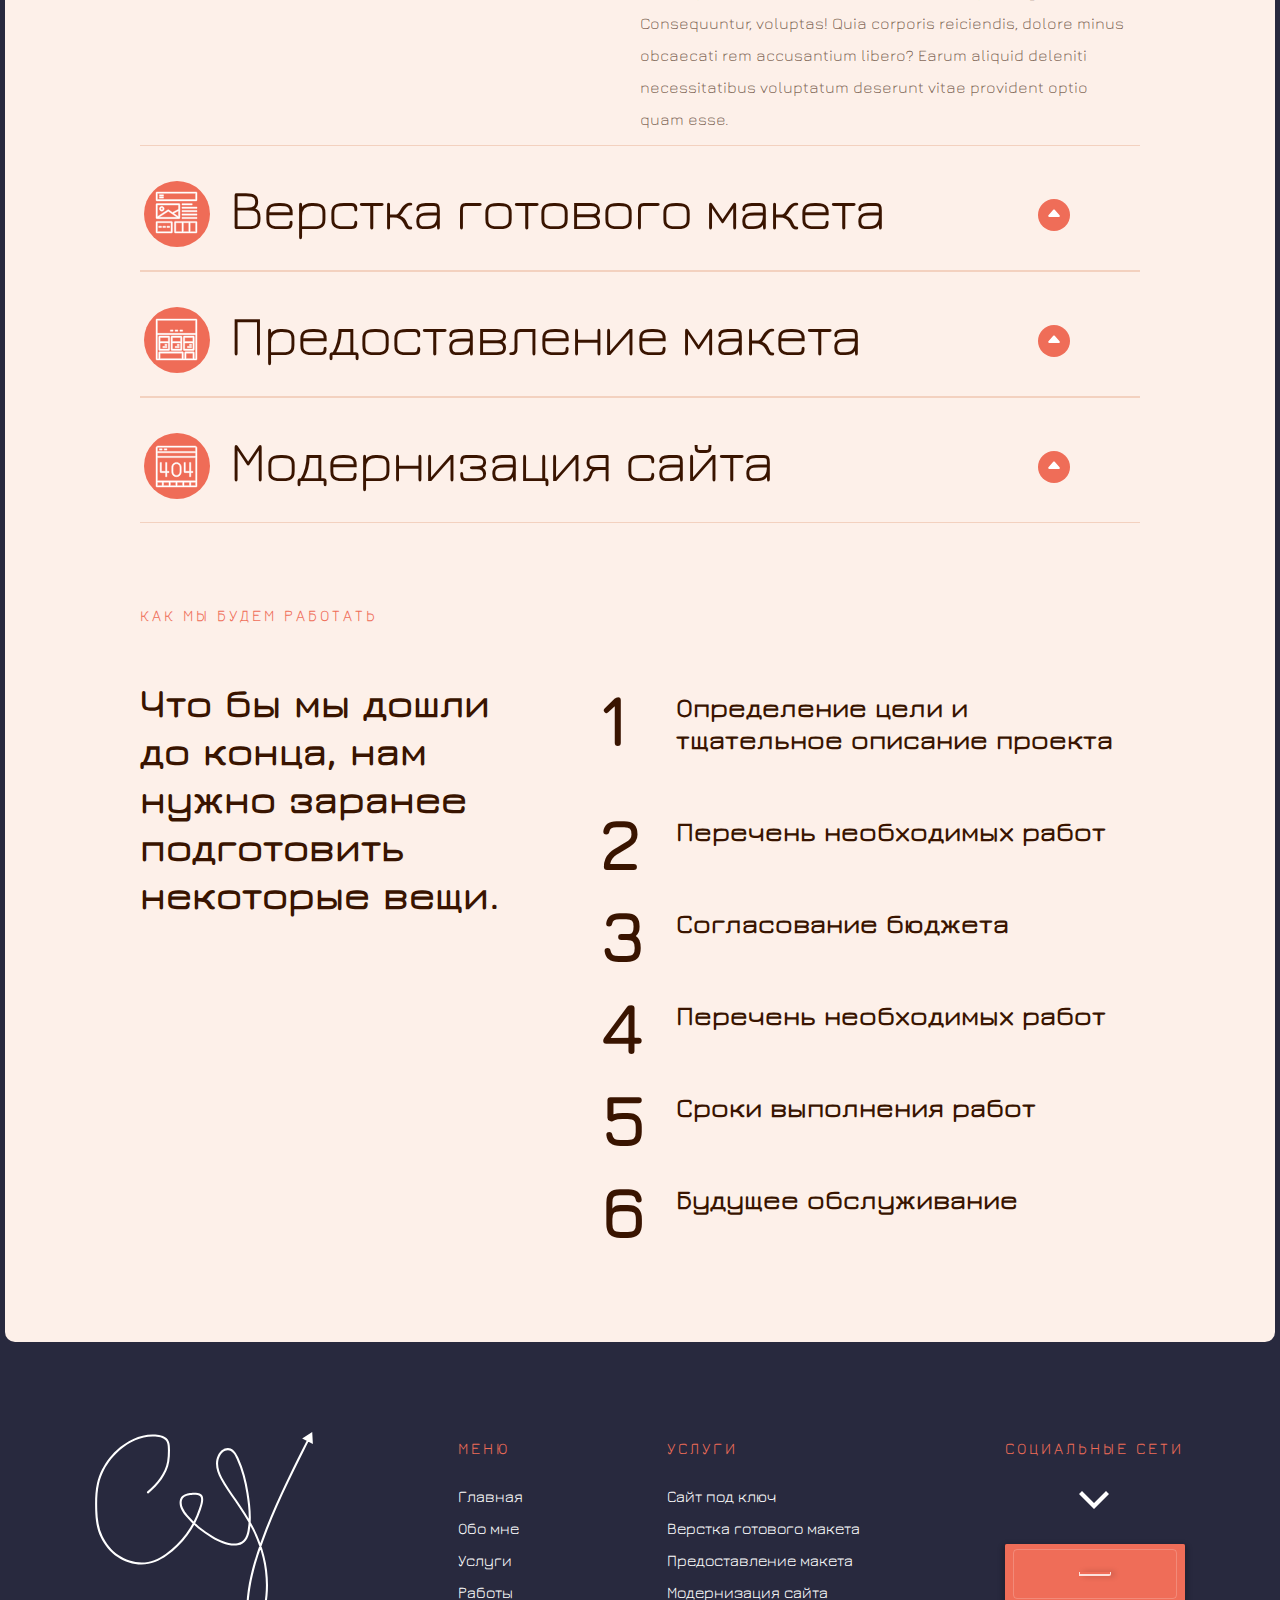
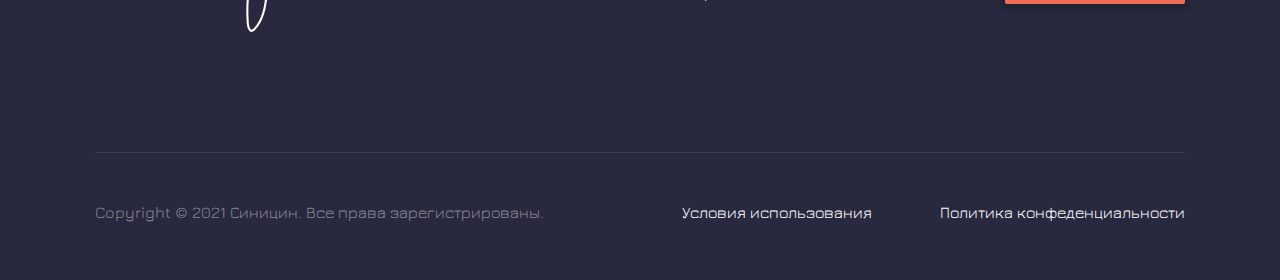
<file: servises.html>
<!DOCTYPE html>
<html lang="ru">

<head>
    <meta charset="UTF-8">
    <meta http-equiv="X-UA-Compatible" content="IE=edge">
    <meta name="viewport" content="width=device-width, initial-scale=1.0">
    <meta name="keywords" content="создание сайта, сайт для организации, создать личный сайт" />
    <title>Создание сайтов</title>
    <link rel="preconnect" href="https://fonts.googleapis.com">
    <link rel="preconnect" href="https://fonts.gstatic.com" crossorigin>
    <link href="https://fonts.googleapis.com/css2?family=Jura:wght@300;400;500;700&display=swap" rel="stylesheet">
    <link rel="stylesheet" href="css/style.css">
</head>

<body>
    <header class="header">
        <div class="container">
            <div class="header__content">
                <a class="logo" href="#">
                    <img class="logo__img" src="./img/logo.png" alt="">
                </a>
                <nav id="hamnav" class="header__nav">
                    <label for="hamburger" class="menu"
                        onclick="this.classList.toggle('opened');this.setAttribute('aria-expanded', this.classList.contains('opened'))"
                        aria-label="Main Menu">
                        <svg width="50" height="50" viewBox="0 0 100 100">
                            <path class="line line1"
                                d="M 20,29.000046 H 80.000231 C 80.000231,29.000046 94.498839,28.817352 94.532987,66.711331 94.543142,77.980673 90.966081,81.670246 85.259173,81.668997 79.552261,81.667751 75.000211,74.999942 75.000211,74.999942 L 25.000021,25.000058" />
                            <path class="line line2" d="M 20,50 H 80" />
                            <path class="line line3"
                                d="M 20,70.999954 H 80.000231 C 80.000231,70.999954 94.498839,71.182648 94.532987,33.288669 94.543142,22.019327 90.966081,18.329754 85.259173,18.331003 79.552261,18.332249 75.000211,25.000058 75.000211,25.000058 L 25.000021,74.999942" />
                        </svg>
                    </label>
                    <input type="checkbox" id="hamburger" />
                    <div class="slow-visible" id="hamitems">
                        <a class="nav__link" href="./index.html">Главная</a>
                        <a class="nav__link" href="./about.html">Обо мне</a>
                        <a class="nav__link" href="./servises.html">Услуги</a>
                        <a class="nav__link" href="./portfolio.html">Работы</a>
                    </div>
                </nav>
                <button onclick="document.location='./contact.html'" class="header__button button">
                    СВЯЗАТЬСЯ
                </button>
            </div>
        </div>
    </header>
    <main class="main__content">
        <div class="container">
            <section class="page-header">
                <div class="page-header__title">
                    Услуги
                </div>
                <div class="page-header__subtitle">
                    Полный список и подробное описание того чем я могу быть Вам полезен.
                </div>
            </section>
            <section class="servises__page">
                <p class="servises__page-subtitle">
                    УСЛУГИ
                </p>
                <div class="servises__page__inner">
                    <div class="servises__page__inner-item">
                        <h2 class="item__text-heading">
                            Современные, адаптивные, быстрые сайты для представления вас и вашего бизнеса в онлайн.
                        </h2>
                    </div>
                    <div class="servises__page__inner-item">
                        <p class="item__text-content">
                            В настоящее время веб-индустрия переживает бум. Бизнес уходит в онлайн. Конкурентная борьба
                            в
                            интернете набирает обороты. И ее главным инструментом стал веб-дизайн. Популярные тренды
                            определяют, каким должен быть сайт в 2022 году, чтобы задержать внимание пользователей и
                            обеспечить преимущества нужно следовать им.
                        </p>
                        <p class="item__text-content">
                            Согласно исследованиям, регулярно проводящимся в интернет сообществе, можно сделать вывод,
                            что:
                        <ul class="item__text-list">
                            <li>40% опрошенных не будут пользоваться сайтом с неопрятным видом;</li>
                            <li>95% пользователей не доверяют сайтам с плохим дизайном;</li>
                            <li>60% пользователей закроют сайт, интерфейс которого не стал им понятен в течение первых
                                15 секунд после открытия.</li>
                            <li>72% компаний в онлайн-пространстве собираются расширять штат веб-дизайнеров</li>
                        </ul>
                        </p>
                    </div>
                </div>
            </section>
            <section class="servises__accordion">
                <div class="accordion">
                    <div class="accordion-header accordion-header-1">Сайт под ключ</div>
                    <div class="accordion-bottom">
                        <div class="accordion-bottom-title">Разрабатываем сайт, соеденяем ваши желания с реальностью.
                            Дизайнер создает макет, Вы одобряете, верстаем, настраиваем аналитику (GoogleAnalitycs,
                            Yandex.metrika)</div>
                        <div class="accordion-bottom-text">Lorem ipsum dolor sit amet consectetur adipisicing elit.
                            Consequuntur, voluptas! Quia corporis reiciendis, dolore minus obcaecati rem accusantium
                            libero? Earum aliquid deleniti necessitatibus voluptatum deserunt vitae provident optio quam
                            esse.</div>
                        <ul class="accordion-bottom-list">
                            <li></li>
                            <li></li>
                            <li></li>
                        </ul>
                    </div>
                    <div class="accordion-header accordion-header-2">Верстка готового макета</div>
                    <div class="accordion-bottom">
                        <div class="accordion-bottom-title">Разрабатываем сайт, соеденяем ваши желания с реальностью.
                            Дизайнер создает макет, Вы одобряете, верстаем, настраиваем аналитику (GoogleAnalitycs,
                            Yandex.metrika)</div>
                        <div class="accordion-bottom-text">Lorem ipsum dolor sit amet consectetur adipisicing elit.
                            Consequuntur, voluptas! Quia corporis reiciendis, dolore minus obcaecati rem accusantium
                            libero? Earum aliquid deleniti necessitatibus voluptatum deserunt vitae provident optio quam
                            esse.</div>
                        <ul class="accordion-bottom-list">
                            <li></li>
                            <li></li>
                            <li></li>
                        </ul>
                    </div>
                    <div class="accordion-header accordion-header-3">Предоставление макета</div>
                    <div class="accordion-bottom">
                        <div class="accordion-bottom-title">Разрабатываем сайт, соеденяем ваши желания с реальностью.
                            Дизайнер создает макет, Вы одобряете, верстаем, настраиваем аналитику (GoogleAnalitycs,
                            Yandex.metrika)</div>
                        <div class="accordion-bottom-text">Lorem ipsum dolor sit amet consectetur adipisicing elit.
                            Consequuntur, voluptas! Quia corporis reiciendis, dolore minus obcaecati rem accusantium
                            libero? Earum aliquid deleniti necessitatibus voluptatum deserunt vitae provident optio quam
                            esse.</div>
                    </div>
                    <div class="accordion-header accordion-header-4">Модернизация сайта</div>
                    <div class="accordion-bottom">
                        <div class="accordion-bottom-title">Разрабатываем сайт, соеденяем ваши желания с реальностью.
                            Дизайнер создает макет, Вы одобряете, верстаем, настраиваем аналитику (GoogleAnalitycs,
                            Yandex.metrika)</div>
                        <div class="accordion-bottom-text">Lorem ipsum dolor sit amet consectetur adipisicing elit.
                            Consequuntur, voluptas! Quia corporis reiciendis, dolore minus obcaecati rem accusantium
                            libero? Earum aliquid deleniti necessitatibus voluptatum deserunt vitae provident optio quam
                            esse.</div>
                    </div>
                </div>
            </section>
            <section class="servises__page servises__page-bottom">
                <p class="servises__page-subtitle">
                    Как мы будем работать
                </p>
                <div class="servises__page__inner">
                    <div class="servises__page__inner-item">
                        <h2 class="item__text-heading">
                            Что бы мы дошли до конца, нам нужно заранее подготовить некоторые вещи.
                        </h2>
                    </div>
                    <div class="servises__page__inner-item">
                        <ul class="item__text-numeric-list">
                            <li>Определение цели и тщательное описание проекта</li>
                            <li>Перечень необходимых работ</li>
                            <li>Согласование бюджета</li>
                            <li>Перечень необходимых работ</li>
                            <li>Сроки выполнения работ</li>
                            <li>Будущее обслуживание</li>
                        </ul>
                    </div>
                </div>
            </section>
            <section class="banner">
                
            </section>
        </div>
    </main>
    <footer class="footer">
        <div class="container">
            <div class="footer__inner">
                <div class="footer__top">
                    <div class="footer__name">
                        <img src="./img/sign.svg" alt="">
                    </div>
                    <ul class="footer__list-menu">
                        <li class="footer__list-title"> МЕНЮ</li>
                        <li class="footer__list-item"> <a href="./index.html"> Главная</a></li>
                        <li class="footer__list-item"> <a href="./about.html"> Обо мне</a></li>
                        <li class="footer__list-item"> <a href="./servises.html"> Услуги</a></li>
                        <li class="footer__list-item"> <a href="./portfolio.html"> Работы</a></li>
                    </ul>
                    <ul class="footer__list-servises">
                        <li class="footer__list-title">УСЛУГИ</li>
                        <li class="footer__list-item"> <a href="#"> Сайт под ключ</a></li>
                        <li class="footer__list-item"> <a href="#"> Верстка готового макета</a></li>
                        <li class="footer__list-item"> <a href="#"> Предоставление макета</a></li>
                        <li class="footer__list-item"> <a href="#"> Модернизация сайта</a></li>
                    </ul>
                    <div class="social__icons">
                        <span class="social__icons__title">Социальные сети</span>
                        <div class="drawer">
                            <div class="box">
                                <a href="https://t.me/siniytsin" class="ball ball-1">
                                    <img src="./img/icon/telegram.svg" alt="telegram logo"></a>
                                <a href="https://wa.me/+79112013907" class="ball ball-2">
                                    <img src="./img/icon/whatsapp.svg" alt="whatsapp logo"></a>
                                <a href="https://www.twitter.com/siniytsin" class="ball ball-3">
                                    <img src="./img/icon/twitter.svg" alt="twitter logo"></a>
                                <a href="https://github.com/siniytzin" class="ball ball-4">
                                    <img src="./img/icon/github.svg" alt="github logo"></a>
                            </div>
                            <div class="cover"><span></span></div>
                        </div>
                    </div>
                </div>
                <div class="line"></div>
                <div class="footer__bottom">
                    <div class="copyright">
                        Copyright © 2021 Синицин. Все права зарегистрированы.
                    </div>
                    <div class="footer__bottom-right">
                        <a class="footer__text-link" href=""> Условия использования </a>
                        <a class="footer__text-link" href="">Политика конфеденциальности </a>
                    </div>
                </div>
            </div>
        </div>
    </footer>
    <script src="./js/jquery360.js"></script>
    <script src="./js/jquery-ui.js"></script>
    <script src="./js/main.js"></script>
</body>
</file>
<file: css/style.css>
@charset "UTF-8";
.header {
  background-color: #28293E;
}

.header__content {
  display: flex;
  justify-content: space-between;
  height: 90px;
  align-items: center;
}

.logo__img {
  width: 170px;
  height: 48px;
}

.header__nav {
  color: #fff;
  display: flex;
}

#hamnav label,
#hamburger {
  display: none;
}

.nav__link {
  font-size: 20px;
  font-weight: 500;
  color: #fff;
  padding: 0;
}

.nav__link + .nav__link {
  margin-left: 100px;
}

.nav__link:hover {
  color: #EF6D58;
}

.header__button {
  width: 138px;
  height: 48px;
}

/*! normalize.css v8.0.1 | MIT License | github.com/necolas/normalize.css */
/* Document
   ========================================================================== */
/**
 * 1. Correct the line height in all browsers.
 * 2. Prevent adjustments of font size after orientation changes in iOS.
 */
html {
  line-height: 1.15; /* 1 */
  -webkit-text-size-adjust: 100%; /* 2 */
}

/* Sections
   ========================================================================== */
/**
 * Remove the margin in all browsers.
 */
body {
  margin: 0;
}

/**
 * Render the `main` element consistently in IE.
 */
main {
  display: block;
}

/**
 * Correct the font size and margin on `h1` elements within `section` and
 * `article` contexts in Chrome, Firefox, and Safari.
 */
h1 {
  font-size: 2em;
  margin: 0.67em 0;
}

/* Grouping content
   ========================================================================== */
/**
 * 1. Add the correct box sizing in Firefox.
 * 2. Show the overflow in Edge and IE.
 */
hr {
  box-sizing: content-box; /* 1 */
  height: 0; /* 1 */
  overflow: visible; /* 2 */
}

/**
 * 1. Correct the inheritance and scaling of font size in all browsers.
 * 2. Correct the odd `em` font sizing in all browsers.
 */
pre {
  font-family: monospace, monospace; /* 1 */
  font-size: 1em; /* 2 */
}

/* Text-level semantics
   ========================================================================== */
/**
 * Remove the gray background on active links in IE 10.
 */
a {
  background-color: transparent;
}

/**
 * 1. Remove the bottom border in Chrome 57-
 * 2. Add the correct text decoration in Chrome, Edge, IE, Opera, and Safari.
 */
abbr[title] {
  border-bottom: none; /* 1 */
  text-decoration: underline; /* 2 */
  -webkit-text-decoration: underline dotted;
          text-decoration: underline dotted; /* 2 */
}

/**
 * Add the correct font weight in Chrome, Edge, and Safari.
 */
b,
strong {
  font-weight: bolder;
}

/**
 * 1. Correct the inheritance and scaling of font size in all browsers.
 * 2. Correct the odd `em` font sizing in all browsers.
 */
code,
kbd,
samp {
  font-family: monospace, monospace; /* 1 */
  font-size: 1em; /* 2 */
}

/**
 * Add the correct font size in all browsers.
 */
small {
  font-size: 80%;
}

/**
 * Prevent `sub` and `sup` elements from affecting the line height in
 * all browsers.
 */
sub,
sup {
  font-size: 75%;
  line-height: 0;
  position: relative;
  vertical-align: baseline;
}

sub {
  bottom: -0.25em;
}

sup {
  top: -0.5em;
}

/* Embedded content
   ========================================================================== */
/**
 * Remove the border on images inside links in IE 10.
 */
img {
  border-style: none;
}

/* Forms
   ========================================================================== */
/**
 * 1. Change the font styles in all browsers.
 * 2. Remove the margin in Firefox and Safari.
 */
button,
input,
optgroup,
select,
textarea {
  font-family: inherit; /* 1 */
  font-size: 100%; /* 1 */
  line-height: 1.15; /* 1 */
  margin: 0; /* 2 */
}

/**
 * Show the overflow in IE.
 * 1. Show the overflow in Edge.
 */
button,
input { /* 1 */
  overflow: visible;
}

/**
 * Remove the inheritance of text transform in Edge, Firefox, and IE.
 * 1. Remove the inheritance of text transform in Firefox.
 */
button,
select { /* 1 */
  text-transform: none;
}

/**
 * Correct the inability to style clickable types in iOS and Safari.
 */
button,
[type=button],
[type=reset],
[type=submit] {
  -webkit-appearance: button;
}

/**
 * Remove the inner border and padding in Firefox.
 */
button::-moz-focus-inner,
[type=button]::-moz-focus-inner,
[type=reset]::-moz-focus-inner,
[type=submit]::-moz-focus-inner {
  border-style: none;
  padding: 0;
}

/**
 * Restore the focus styles unset by the previous rule.
 */
button:-moz-focusring,
[type=button]:-moz-focusring,
[type=reset]:-moz-focusring,
[type=submit]:-moz-focusring {
  outline: 1px dotted ButtonText;
}

/**
 * Correct the padding in Firefox.
 */
fieldset {
  padding: 0.35em 0.75em 0.625em;
}

/**
 * 1. Correct the text wrapping in Edge and IE.
 * 2. Correct the color inheritance from `fieldset` elements in IE.
 * 3. Remove the padding so developers are not caught out when they zero out
 *    `fieldset` elements in all browsers.
 */
legend {
  box-sizing: border-box; /* 1 */
  color: inherit; /* 2 */
  display: table; /* 1 */
  max-width: 100%; /* 1 */
  padding: 0; /* 3 */
  white-space: normal; /* 1 */
}

/**
 * Add the correct vertical alignment in Chrome, Firefox, and Opera.
 */
progress {
  vertical-align: baseline;
}

/**
 * Remove the default vertical scrollbar in IE 10+.
 */
textarea {
  overflow: auto;
}

/**
 * 1. Add the correct box sizing in IE 10.
 * 2. Remove the padding in IE 10.
 */
[type=checkbox],
[type=radio] {
  box-sizing: border-box; /* 1 */
  padding: 0; /* 2 */
}

/**
 * Correct the cursor style of increment and decrement buttons in Chrome.
 */
[type=number]::-webkit-inner-spin-button,
[type=number]::-webkit-outer-spin-button {
  height: auto;
}

/**
 * 1. Correct the odd appearance in Chrome and Safari.
 * 2. Correct the outline style in Safari.
 */
[type=search] {
  -webkit-appearance: textfield; /* 1 */
  outline-offset: -2px; /* 2 */
}

/**
 * Remove the inner padding in Chrome and Safari on macOS.
 */
[type=search]::-webkit-search-decoration {
  -webkit-appearance: none;
}

/**
 * 1. Correct the inability to style clickable types in iOS and Safari.
 * 2. Change font properties to `inherit` in Safari.
 */
::-webkit-file-upload-button {
  -webkit-appearance: button; /* 1 */
  font: inherit; /* 2 */
}

/* Interactive
   ========================================================================== */
/*
 * Add the correct display in Edge, IE 10+, and Firefox.
 */
details {
  display: block;
}

/*
 * Add the correct display in all browsers.
 */
summary {
  display: list-item;
}

/* Misc
   ========================================================================== */
/**
 * Add the correct display in IE 10+.
 */
template {
  display: none;
}

/**
 * Add the correct display in IE 10.
 */
[hidden] {
  display: none;
}

/* Slider */
.slick-slider {
  position: relative;
  display: block;
  box-sizing: border-box;
  -webkit-touch-callout: none;
  -webkit-user-select: none;
  -moz-user-select: none;
  -ms-user-select: none;
  user-select: none;
  touch-action: pan-y;
  -webkit-tap-highlight-color: transparent;
}

.slick-list {
  position: relative;
  overflow: hidden;
  display: block;
  margin: 0;
  padding: 0;
}
.slick-list:focus {
  outline: none;
}
.slick-list.dragging {
  cursor: pointer;
  cursor: hand;
}

.slick-slider .slick-track,
.slick-slider .slick-list {
  transform: translate3d(0, 0, 0);
}

.slick-track {
  position: relative;
  left: 0;
  top: 0;
  display: block;
  margin-left: auto;
  margin-right: auto;
}
.slick-track:before, .slick-track:after {
  content: "";
  display: table;
}
.slick-track:after {
  clear: both;
}
.slick-loading .slick-track {
  visibility: hidden;
}

.slick-slide {
  float: left;
  height: 100%;
  min-height: 1px;
  display: none;
}
[dir=rtl] .slick-slide {
  float: right;
}
.slick-slide img {
  display: block;
}
.slick-slide.slick-loading img {
  display: none;
}
.slick-slide.dragging img {
  pointer-events: none;
}
.slick-initialized .slick-slide {
  display: block;
}
.slick-loading .slick-slide {
  visibility: hidden;
}
.slick-vertical .slick-slide {
  display: block;
  height: auto;
  border: 1px solid transparent;
}

.slick-arrow.slick-hidden {
  display: none;
}

/* Slider */
.slick-loading .slick-list {
  background: #fff url("./ajax-loader.gif") center center no-repeat;
}

/* Icons */
@font-face {
  font-family: "slick";
  src: url("./fonts/slick.eot");
  src: url("./fonts/slick.eot?#iefix") format("embedded-opentype"), url("./fonts/slick.woff") format("woff"), url("./fonts/slick.ttf") format("truetype"), url("./fonts/slick.svg#slick") format("svg");
  font-weight: normal;
  font-style: normal;
}
/* Arrows */
.slick-prev,
.slick-next {
  position: absolute;
  display: block;
  height: 20px;
  width: 20px;
  line-height: 0px;
  font-size: 0px;
  cursor: pointer;
  background: transparent;
  color: transparent;
  top: 50%;
  transform: translate(0, -50%);
  padding: 0;
  border: none;
  outline: none;
}
.slick-prev:hover, .slick-prev:focus,
.slick-next:hover,
.slick-next:focus {
  outline: none;
  background: transparent;
  color: transparent;
}
.slick-prev:hover:before, .slick-prev:focus:before,
.slick-next:hover:before,
.slick-next:focus:before {
  opacity: 1;
}
.slick-prev.slick-disabled:before,
.slick-next.slick-disabled:before {
  opacity: 0.25;
}
.slick-prev:before,
.slick-next:before {
  font-family: "slick";
  font-size: 20px;
  line-height: 1;
  color: white;
  opacity: 0.75;
  -webkit-font-smoothing: antialiased;
  -moz-osx-font-smoothing: grayscale;
}

.slick-prev {
  left: -25px;
}
[dir=rtl] .slick-prev {
  left: auto;
  right: -25px;
}
.slick-prev:before {
  content: "←";
}
[dir=rtl] .slick-prev:before {
  content: "→";
}

.slick-next {
  right: -25px;
}
[dir=rtl] .slick-next {
  left: -25px;
  right: auto;
}
.slick-next:before {
  content: "→";
}
[dir=rtl] .slick-next:before {
  content: "←";
}

/* Dots */
.slick-dotted.slick-slider {
  margin-bottom: 30px;
}

.slick-dots {
  position: absolute;
  bottom: -25px;
  list-style: none;
  display: block;
  text-align: center;
  padding: 0;
  margin: 0;
  width: 100%;
}
.slick-dots li {
  position: relative;
  display: inline-block;
  height: 20px;
  width: 20px;
  margin: 0 5px;
  padding: 0;
  cursor: pointer;
}
.slick-dots li button {
  border: 0;
  background: transparent;
  display: block;
  height: 20px;
  width: 20px;
  outline: none;
  line-height: 0px;
  font-size: 0px;
  color: transparent;
  padding: 5px;
  cursor: pointer;
}
.slick-dots li button:hover, .slick-dots li button:focus {
  outline: none;
}
.slick-dots li button:hover:before, .slick-dots li button:focus:before {
  opacity: 1;
}
.slick-dots li button:before {
  position: absolute;
  top: 0;
  left: 0;
  content: "•";
  width: 20px;
  height: 20px;
  font-family: "slick";
  font-size: 25px;
  line-height: 20px;
  text-align: center;
  color: #EF6D58;
  opacity: 0.25;
  -webkit-font-smoothing: antialiased;
  -moz-osx-font-smoothing: grayscale;
}
.slick-dots li.slick-active button:before {
  color: #EF6D58;
  opacity: 0.75;
}

.slick-list {
  padding-top: 30px !important;
  padding-bottom: 30px !important;
}

.slick-current {
  background-color: #fdd6c1 !important;
}

* {
  box-sizing: border-box;
}

a {
  text-decoration: none;
}

h2,
p {
  margin: 0;
}

button {
  padding: 0;
  border: none;
  font: inherit;
  color: inherit;
  background-color: transparent;
  cursor: pointer;
}

svg {
  line-height: none;
}

ul {
  list-style: none;
  margin: 0;
  padding: 0;
}

body {
  font-family: "Jura", sans-serif;
  font-weight: 400;
  font-size: 14px;
  line-height: 18px;
  color: #fff;
  background-color: #28293E;
}

svg {
  line-height: 0px;
}

.container {
  max-width: 1440px;
  margin: 0 auto;
  padding: 0 5px;
}

.button {
  padding: 0;
  border-radius: 6px;
  font-weight: 700;
  border: 1px solid;
  border-color: rgba(255, 255, 255, 0.6392156863);
  color: #ffffff;
}

.button:hover {
  background-color: #EF6D58;
  color: #ffffff;
  border-color: #ffffff;
  transition: all 0.3s;
}

.about {
  background-color: #28293E;
  padding-bottom: 150px;
}

.greeting {
  display: flex;
  justify-content: space-between;
}

.greeting__items {
  padding-right: 100px;
}

.text__item {
  margin: 24px 0px;
  text-align: left;
}

.text__subtitle,
.works__subtitle {
  margin: 0;
  padding-top: 100px;
  color: rgba(239, 108, 88, 0.5254901961);
  font-size: 16px;
  font-weight: 200;
  line-height: 32px;
  letter-spacing: 1px;
}

.text__heading {
  font-size: 72px;
  font-weight: 800;
  line-height: 80px;
  letter-spacing: -2px;
}

.text__content {
  color: rgba(255, 255, 255, 0.6392156863);
  font-size: 16px;
  font-weight: 400;
  line-height: 32px;
  letter-spacing: 0px;
}

.greeting__svg {
  padding-top: 50px;
}

.greeting__button {
  width: 160px;
  height: 48px;
}

.servises__inner {
  background-color: #FDF0E9;
  color: #391400;
  padding-top: 90px;
  border-radius: 30px;
  box-shadow: 0px 0px 9px #000000;
}

.servises__subtitle {
  font-size: 16px;
  font-weight: 400;
  line-height: 32px;
  letter-spacing: 3px;
  text-align: center;
  color: rgba(239, 108, 88, 0.5254901961);
}

.servises__title {
  margin-top: 20px;
  margin-bottom: 64px;
  font-size: 56px;
  font-weight: 800;
  line-height: 64px;
  letter-spacing: -1px;
  text-align: center;
}

.servises__items {
  display: flex;
  flex-wrap: wrap;
  justify-content: center;
  align-content: stretch;
}

.servises__item {
  min-height: 350px;
  margin: 2px;
  padding: 38px 30px 30px;
  flex-basis: 500px;
  background: #FDF0E9;
  border: 2.5px solid #F3D1BF;
  border-radius: 6px;
  position: relative;
}
.servises__item-svg {
  width: 61px;
  height: 61px;
  top: 22px;
  position: absolute;
}

.servises__bottom {
  padding-top: 60px;
  padding-bottom: 100px;
  display: flex;
  justify-content: center;
  font-size: 16px;
  font-weight: 500;
  line-height: 32px;
  letter-spacing: 0px;
  text-align: right;
}

.bottom__text {
  color: rgba(57, 20, 0, 0.6392156863);
  margin-right: 8px;
}

.footer__link {
  color: #391400;
  text-decoration: underline;
}

.footer__name {
  width: 20%;
}
.footer__name > img {
  width: 100%;
}

.item__title {
  font-size: 24px;
  font-weight: 700;
  line-height: 32px;
  letter-spacing: 0px;
  text-align: left;
  padding-left: 80px;
  padding-bottom: 30px;
}

.item__text {
  display: flex;
  margin-bottom: 15px;
}

.item__text__image {
  height: 6px;
  width: 20px;
  margin: 10px;
}

.item__button {
  position: absolute;
  font-size: 16px;
  line-height: 32px;
  bottom: 28px;
  right: 28px;
}

.works__head {
  display: flex;
  justify-content: space-between;
  padding-bottom: 65px;
}

.works__subtitle {
  padding: 0;
  margin-top: 90px;
}

.works__title {
  margin-top: 20px;
  font-size: 56px;
  font-weight: 800;
  line-height: 64px;
  letter-spacing: -1px;
  text-align: left;
}

.works__button {
  margin-top: 160px;
  width: 170px;
  height: 48px;
}

.card__container {
  height: 600px;
  left: calc(50% - 300px);
  display: flex;
  justify-content: end;
}

.card {
  display: flex;
  height: 500px;
  width: 580px;
  background: #FDF0E9;
  border-radius: 10px;
  box-shadow: -1rem 0 3rem #000;
  margin-left: 12px;
  margin-bottom: 40px;
  margin-right: 12px;
  transition: 0.4s ease-out;
  position: relative;
  left: 0px;
}

.card:after {
  content: "";
  position: absolute;
  top: 0;
  left: 0;
  right: 0;
  bottom: 0;
  background: rgba(40, 41, 62, 0.4941176471);
}

.card:hover:after {
  content: "";
  background: rgba(40, 41, 62, 0);
}

.card_item1 {
  background-image: url(../img/site-1.png);
  background-size: cover;
  background-repeat: no-repeat;
}

.card_item2 {
  background-image: url(../img/site-2.png);
  background-size: cover;
  background-repeat: no-repeat;
}

.card_item3 {
  background-image: url(../img/site-3.png);
  background-size: cover;
  background-repeat: no-repeat;
}

.card_item4 {
  background-image: url(../img/site-4.png);
  background-size: cover;
  background-repeat: no-repeat;
}

.card:not(:first-child) {
  margin-left: -50px;
}

.card:hover {
  transform: translateY(-20px);
  transition: 0.4s ease-out;
}

.card:hover ~ .card {
  position: relative;
  left: 50px;
  transition: 0.4s ease-out;
}

.card:hover .card__title {
  color: rgba(255, 255, 255, 0.474);
  transition: all 0.4s;
}

.card:hover .card__subtitle {
  background-color: rgba(255, 255, 255, 0.0901960784);
  color: rgba(0, 0, 0, 0.182);
  transition: all 0.3s;
}

.card__subtitle {
  z-index: 1;
  margin-left: 16px;
  margin-top: 379px;
  width: auto;
  height: 24px;
  padding: 0 5px;
  color: #000;
  background-color: #FDF0E9;
  font-size: 16px;
  font-weight: 400;
  line-height: 22px;
  letter-spacing: 0px;
  border-radius: 10px 10px;
}

.card__title {
  z-index: 1;
  color: #fff;
  font-weight: 300;
  position: absolute;
  margin-left: 6px;
  margin-top: 400px;
  padding: 5px 13px;
  font-size: 20px;
  font-weight: 700;
  line-height: 32px;
  letter-spacing: 0px;
  border-radius: 10px;
}

.middle {
  display: flex;
}

.middle__inner {
  padding: 130px 130px 90px;
  background-color: #FDF0E9;
  color: #000000;
  border-radius: 10px;
  box-shadow: 0px 0px 9px #000000;
}

.middle__items {
  margin-left: 170px;
  margin-bottom: 130px;
}

.middle__text-subtitle {
  color: #EF6D58;
  font-size: 16px;
  font-weight: 400;
  line-height: 32px;
  letter-spacing: 3px;
  text-align: left;
}

.middle__text-heading {
  color: #391400;
  font-size: 56px;
  font-weight: 800;
  line-height: 64px;
  letter-spacing: -1px;
  text-align: left;
}

.middle__text-subcontent {
  color: #391400;
  font-size: 20px;
  font-weight: 400;
  line-height: 32px;
  letter-spacing: 0px;
  text-align: left;
}

.middle__text-content {
  color: rgba(57, 20, 0, 0.6392156863);
  font-size: 16px;
  font-weight: 400;
  line-height: 32px;
  letter-spacing: 0px;
  text-align: left;
}

.middle__button {
  font-weight: 900;
  font-size: 14px;
  line-height: 14px;
  padding: 17px 35px;
  text-align: center;
  text-transform: uppercase;
  color: #391400;
  background: #FFFFFF;
  box-shadow: 0px 3px 9px rgba(57, 20, 0, 0.08);
  border-radius: 6px;
}

.middle__achievements {
  display: flex;
  justify-content: center;
}

.achievements__item {
  padding: 32px 48px 32px 160px;
  background: #FDF0E9;
  border: 1.5px solid #F3D1BF;
  border-radius: 6px;
  position: relative;
  margin: 5px;
}

.achievements__item-icon {
  position: absolute;
  top: 28%;
  left: 40px;
}

.achievements__item-title {
  font-weight: 800;
  font-size: 37px;
  line-height: 48px;
  color: #391400;
}

.achievements__item-text {
  font-weight: 400;
  font-size: 20px;
  line-height: 32px;
  color: #391400;
}

.features__inner {
  padding: 145px 130px 0;
}

.get-started__container {
  display: flex;
  flex-direction: column;
  background-color: #F9E5DA;
  color: #000;
  padding: 40px 130px 35px 130px;
  border-radius: 10px 10px 0 0;
  box-shadow: 0px 0px 9px #000000;
}

.idea {
  position: relative;
  display: block;
  left: 120px;
  bottom: -70px;
}

.get-started__inner {
  display: flex;
  align-items: center;
}

.get-started__subtitle {
  font-weight: 400;
  font-size: 12px;
  line-height: 32px;
  letter-spacing: 3px;
  text-transform: uppercase;
  color: #EF6D58;
}

.get-started__text {
  padding-right: 62px;
}

.get-started__button {
  width: 160px;
  height: 48px;
  font-weight: 900;
  font-size: 14px;
  line-height: 14px;
  margin-top: 23px;
  text-align: center;
  text-transform: uppercase;
  color: #fff;
  background: #EF6D58;
  box-shadow: 0px 3px 9px rgba(57, 20, 0, 0.08);
  border-radius: 6px;
}

.get-started__button:hover {
  background: #fff;
  color: #000;
}

.get-started__svg-item {
  width: 338px;
  height: 242px;
}

.get-started__items {
  color: #391400;
  font-size: 20px;
  font-weight: 400;
  line-height: 32px;
  letter-spacing: 0px;
  text-align: left;
  margin-right: 13px;
}

.get-started__text-header {
  font-weight: 700;
  font-size: 24px;
  line-height: 32px;
}

.get-started__text {
  font-weight: 500;
  font-size: 16px;
  line-height: 32px;
}

.testimonials__inner {
  display: flex;
  flex-direction: column;
  background-color: #FDF0E9;
  color: #391400;
  padding-top: 90px;
  border-radius: 0 0 10px 10px;
  box-shadow: 0px 5px 5px #000000;
}

.testimonials__subtitle {
  font-size: 16px;
  font-weight: 400;
  line-height: 32px;
  letter-spacing: 3px;
  text-align: center;
  color: rgba(239, 108, 88, 0.5254901961);
}

.testimonials__title {
  margin-top: 20px;
  margin-bottom: 64px;
  font-size: 56px;
  font-weight: 800;
  line-height: 64px;
  letter-spacing: -1px;
  text-align: center;
}

.slick-current {
  box-shadow: 0px 0px 9px rgba(40, 41, 62, 0.4941176471);
  z-index: 1;
  transform: scale(1.04);
  transition: 0.4s ease-out;
  cursor: pointer;
}

.testimonials__item {
  display: flex;
  position: relative;
  min-height: 430px;
  padding: 40px 47px 52px;
  background: #FDF0E9;
  border: 1.5px solid #F3D1BF;
  border-radius: 6px;
  margin: 3px;
  box-shadow: 0px 0px 4px rgba(40, 41, 62, 0.4941176471);
}

.testimonials__item-middle {
  box-shadow: 0px 0px 16px rgba(40, 41, 62, 0.4941176471);
  background: #FFFFFF;
  height: 450px;
  margin-bottom: 0;
  margin-top: 0;
  z-index: 2;
  transform: scale(1.03);
}

.testimonials__item-text {
  font-style: normal;
  font-weight: 400;
  font-size: 16px;
  line-height: 32px;
}

.testimonials__item-bottom {
  position: absolute;
  bottom: 24px;
}

.testimonials__item-name {
  bottom: 76px;
  font-style: normal;
  font-weight: 700;
  font-size: 24px;
  line-height: 32px;
  padding-left: 100px;
}

.testimonials__item-company {
  padding-left: 100px;
}

.testimonials__item-name::after {
  content: "";
  position: absolute;
  width: 80px;
  height: 80px;
  left: 10px;
  top: -13px;
  background: url(../img/Oval.png);
}

.testimonials__item-icon {
  margin: auto;
  margin-bottom: 30px;
  padding: 7px;
}

.testimonials__bottom {
  padding-top: 60px;
  padding-bottom: 100px;
  display: flex;
  justify-content: center;
  font-size: 16px;
  font-weight: 500;
  line-height: 32px;
  letter-spacing: 0px;
  text-align: right;
}

.testimonials__button {
  width: 210px;
  height: 48px;
  font-weight: 900;
  font-size: 14px;
  line-height: 14px;
  margin-top: 23px;
  text-align: center;
  text-transform: uppercase;
  color: #fff;
  background: #EF6D58;
  box-shadow: 0px 3px 9px rgba(57, 20, 0, 0.08);
  border-radius: 6px;
  align-self: center;
  margin-bottom: 30px;
  margin-top: 30px;
}

.testimonials__button:hover {
  background: #fff;
  color: #000;
}

.footer__inner {
  padding-top: 90px;
  padding-right: 130px;
  padding-left: 130px;
}

.footer__top {
  display: flex;
  justify-content: space-between;
}

.footer__list-title {
  font-weight: 400;
  font-size: 16px;
  line-height: 32px;
  letter-spacing: 3px;
  text-transform: uppercase;
  color: #EF6D58;
}

.footer__list-title + .footer__list-item {
  margin-top: 16px;
}

.footer__list-item > a {
  font-weight: 400;
  font-size: 16px;
  line-height: 32px;
  color: #FFFFFF;
}

.social__icons {
  display: flex;
  flex-direction: column;
}
.social__icons__title {
  position: relative;
  font-size: 16px;
  line-height: 32px;
  letter-spacing: 3px;
  text-transform: uppercase;
  color: #EF6D58;
  align-self: center;
}
.social__icons__title::after {
  position: absolute;
  content: url(../img/arrow-bottom.svg);
  top: 53px;
  left: 74px;
}

.line {
  position: relative;
  margin-top: 68px;
  width: 100%;
  height: 1px;
  background: #3A3C56;
}

.footer__bottom {
  display: flex;
  justify-content: space-between;
  margin-top: 43px;
  margin-bottom: 52px;
}

.copyright {
  font-style: normal;
  font-weight: 400;
  font-size: 16px;
  line-height: 32px;
  color: rgba(255, 255, 255, 0.447);
}

.footer__bottom-right {
  display: flex;
}

.footer__text-link {
  font-style: normal;
  font-weight: 400;
  font-size: 16px;
  line-height: 32px;
  text-align: right;
  color: #FFFFFF;
}

.footer__text-link + .footer__text-link {
  margin-left: 68px;
}

.drawer {
  width: 180px;
  height: 60px;
  margin: 80px auto;
  position: relative;
  cursor: pointer;
}

.box {
  width: 180px;
  height: 40px;
  background-color: #eb4429;
  position: relative;
  border-radius: 2px;
  padding: 0.5em 0;
  transition: all ease-in-out 0.25s;
  transform-style: preserve-3d;
  perspective: 600px;
}
.box:before {
  position: absolute;
  content: "";
  width: 0;
  height: 40px;
  background-color: #ed5941;
  bottom: 0;
  left: 0;
  transform-origin: left center;
  transform: rotateY(285deg) rotate(12deg) rotateX(0deg);
  transition: all cubic-bezier(0.92, -0.15, 0.21, 0.86) 0.25s;
}
.box:after {
  position: absolute;
  content: "";
  width: 0;
  height: 40px;
  background-color: #e53316;
  bottom: 0;
  right: 0;
  transform-origin: top right;
  transform: rotateY(86deg) rotate(-12deg) rotateX(0deg);
  transition: all cubic-bezier(0.92, -0.15, 0.21, 0.86) 0.25s;
}

.ball {
  display: inline-block;
  position: absolute;
  bottom: -10px;
  left: 50%;
  width: 45px;
  height: 45px;
  margin: 0;
  border-radius: 50%;
  background-image: radial-gradient(circle at 50% 120%, #000000, #282627 80%, #292426 100%);
  transition: all cubic-bezier(1, -0.49, 0.46, 0.8) 0.25s;
  overflow: hidden;
}
.ball svg {
  position: absolute;
  top: 50%;
  left: 50%;
  transform: translate(-50%, -50%);
  width: 30px;
  height: 30px;
}

.ball:before {
  content: "";
  position: absolute;
  background: radial-gradient(circle at 50% 120%, rgba(255, 255, 255, 0.5), rgba(255, 255, 255, 0) 70%);
  border-radius: 50%;
  bottom: 15%;
  left: 30%;
  opacity: 0.6;
  height: 100%;
  width: 90%;
  -webkit-filter: blur(5px);
}

.cover {
  position: absolute;
  left: 0;
  top: 0;
  width: 180px;
  height: 60px;
  background-color: #EF6D58;
  border-radius: 2px;
  z-index: 1;
  box-shadow: 0 3px 5px 3px rgba(0, 0, 0, 0.2);
  transition: all cubic-bezier(0.92, -0.15, 0.21, 0.86) 0.25s;
}
.cover:before {
  position: absolute;
  content: "";
  width: 90%;
  height: 80%;
  top: 50%;
  left: 50%;
  border: 1px solid rgba(255, 255, 255, 0.2);
  transform: translate(-50%, -50%);
  border-radius: 4px;
}
.cover:after {
  position: absolute;
  content: "";
  width: 30px;
  height: 2px;
  border-style: solid;
  border-color: rgba(255, 255, 255, 0.8);
  border-width: 0 1px 2px 1px;
  top: 50%;
  left: 50%;
  transform: translate(-50%, -50%);
  border-bottom-right-radius: 2px;
  border-bottom-right-radius: 2px;
  box-shadow: 4px 0px 6px 0px rgba(0, 0, 0, 0.2);
}

.drawer:hover .box {
  box-shadow: 0 25px 10px 0 rgba(0, 0, 0, 0.2);
}
.drawer:hover .box:before,
.drawer:hover .box:after {
  width: 90%;
}
.drawer:hover .ball-1 {
  transform: translate3d(-80px, -45px, 0);
}
.drawer:hover .ball-2 {
  transform: translate3d(-10px, -30px, 0);
}
.drawer:hover .ball-3 {
  transform: translate3d(50px, -50px, 0);
}
.drawer:hover .ball-4 {
  transform: translate3d(-29px, -80px, 0);
}
.drawer:hover .cover {
  transform: translate3d(20px, 30px, 250px);
}

@media (max-width: 1300px) {
  .middle__text-subtitle {
    font-size: 14px;
  }
  .middle__inner {
    padding: 50px 50px;
  }
  .middle__items {
    margin-left: 60px;
  }
  .footer__inner {
    padding-top: 90px;
    padding-right: 90px;
    padding-left: 90px;
  }
  .testimonials__items {
    padding: 0;
  }
  .testimonials__item {
    padding: 20px 20px 20px;
    margin-top: 20px;
  }
  .testimonials__item-middle {
    box-shadow: 0px 0px 16px rgba(40, 41, 62, 0.4941176471);
    background: #FFFFFF;
  }
}
@media (max-width: 1150px) {
  .container {
    padding: 0 8px;
  }
  .header__content {
    padding: 0 20px;
    flex-wrap: wrap;
    align-content: stretch;
  }
  .logo {
    margin-right: 30%;
  }
  .header__nav {
    order: 1;
  }
  #hamnav {
    flex-grow: 0.5;
    margin-left: auto;
  }
  .about {
    padding-bottom: 60px;
  }
  .greeting {
    flex-direction: column;
    align-items: center;
  }
  .greeting__svg {
    order: -1;
  }
  .greeting__svg-item {
    width: 100%;
  }
  .text__item {
    text-align: center;
  }
  .greeting__items {
    display: flex;
    flex-direction: column;
    padding-right: 0;
    align-items: center;
  }
  .text__subtitle,
.works__subtitle {
    margin: 0;
    padding-top: 25px;
  }
  .middle__inner {
    padding: 0;
  }
  .middle__svg {
    padding: 0 30px 0 10px;
  }
  .middle__svg-item {
    width: 100%;
  }
  .middle__items {
    display: flex;
    flex-direction: column;
    align-items: center;
    margin-left: 0;
  }
  .middle__achievements {
    flex-direction: column;
    padding: 0 10% 50px 10%;
  }
  .achievements__item {
    padding: 80px 27px 15px 27px;
    justify-content: center;
  }
  .achievements__item-icon {
    top: 5%;
    left: 46%;
  }
  .works__inner {
    padding-bottom: 30px;
  }
  .card__container {
    height: 100%;
    display: flex;
    flex-direction: column;
  }
  .card {
    display: flex;
    height: 600px;
    width: 100%;
    background: #FDF0E9;
    border-radius: 10px;
    box-shadow: -1rem 0 3rem #000;
    margin-left: 0px;
    margin-bottom: 0px;
    margin-right: 0px;
    transition: 0.4s ease-out;
    position: relative;
    left: 0px;
  }
  .card:after {
    content: "";
    position: absolute;
    top: 0;
    left: 0;
    right: 0;
    bottom: 0;
    background: rgba(40, 41, 62, 0.4941176471);
  }
  .card:hover:after {
    content: "";
    background: rgba(40, 41, 62, 0);
  }
  .card_item1 {
    background-image: url(../img/site-1.png);
    background-size: cover;
    background-repeat: no-repeat;
  }
  .card_item2 {
    background-image: url(../img/site-2.png);
    background-size: cover;
    background-repeat: no-repeat;
  }
  .card_item3 {
    background-image: url(../img/site-3.png);
    background-size: cover;
    background-repeat: no-repeat;
  }
  .card_item4 {
    background-image: url(../img/site-4.png);
    background-size: cover;
    background-repeat: no-repeat;
  }
  .card:not(:first-child) {
    margin-left: 0px;
  }
  .card:hover {
    transform: translateY(-20px);
    transition: 0.4s ease-out;
  }
  .card:hover ~ .card {
    position: relative;
    left: 0px;
    transition: 0.4s ease-out;
  }
  .card:hover .card__title {
    color: rgba(255, 255, 255, 0.474);
    transition: all 0.4s;
  }
  .card:hover .card__subtitle {
    background-color: rgba(255, 255, 255, 0.0901960784);
    color: rgba(0, 0, 0, 0.182);
    transition: all 0.3s;
  }
  .card {
    justify-content: center;
  }
  .card__subtitle {
    z-index: 1;
    margin-left: 16px;
    margin-top: 379px;
    width: auto;
    height: 24px;
    padding: 0 5px;
    color: #000;
    background-color: #FDF0E9;
    font-size: 16px;
    font-weight: 400;
    line-height: 22px;
    letter-spacing: 0px;
    border-radius: 10px 10px;
  }
  .card__title {
    z-index: 1;
    color: #fff;
    font-weight: 300;
    position: absolute;
    margin-left: 6px;
    margin-top: 400px;
    padding: 5px 13px;
    font-size: 20px;
    font-weight: 700;
    line-height: 32px;
    letter-spacing: 0px;
    border-radius: 10px;
  }
  .features__items {
    display: flex;
    flex-direction: column;
    align-items: center;
  }
  .get-started__container {
    padding: 20px;
  }
  .get-started__text {
    padding-right: 10px;
  }
  .idea {
    width: 120px;
    height: 120px;
  }
  .footer__bottom {
    margin-top: 24px;
    margin-bottom: 13px;
  }
  .testimonials__title {
    margin: 20px 200px 50px;
  }
  .testimonials__items {
    flex-direction: column;
    align-items: center;
  }
  .testimonials__item {
    padding: 120px 20px 20px;
    margin-bottom: 0;
    margin-top: 0;
    height: 370px;
    max-width: none;
    width: 80%;
  }
  .testimonials__item-middle {
    background: #FFFFFF;
    height: 370px;
  }
}
@media (max-width: 820px) {
  .get-started__svg-item {
    width: 278px;
  }
  .footer__top {
    flex-direction: column;
    align-items: center;
  }
  .footer__top * {
    text-align: center;
  }
  .footer__top ul {
    margin-top: 30px;
  }
  .social__icons {
    margin-top: 20px;
  }
  .footer__bottom {
    flex-direction: column;
    align-items: center;
  }
  .footer__bottom * {
    text-align: center;
  }
  .copyright {
    margin-bottom: 40px;
  }
  .footer__bottom-right {
    flex-direction: column;
  }
  .footer__text-link + .footer__text-link {
    margin-left: 0;
  }
  .testimonials__title {
    margin: 20px 120px 50px;
  }
  .testimonials__items {
    padding: 0;
  }
  .testimonials__item {
    padding: 120px 20px 20px;
    width: none;
    margin-bottom: 0;
    margin-top: 0;
    flex-grow: 1;
  }
  .testimonials__item-middle {
    background: #FFFFFF;
    flex-grow: 2;
    height: 430px;
  }
}
@media (max-width: 675px) {
  .button {
    background-color: #EF6D58;
  }
  .middle__button {
    color: #fff;
    border-color: #fff;
  }
  .button:hover {
    cursor: pointer;
    transition: box-shadow 0.3s ease, z-index 0s 0s ease;
    transition: box-shadow 0.3s ease, transform 0.3s ease, z-index 0s 0s ease;
  }
  .header__content {
    position: relative;
    padding: 0;
    margin-top: 5px;
    margin: 0 10px;
  }
  .header__button {
    display: none;
  }
  .header__nav {
    transition: max-height 0.25s ease-in;
  }
  /* start SVG burger */
  .menu {
    cursor: pointer;
    background-color: transparent;
    border: none;
    cursor: pointer;
    display: flex;
    line-height: 0px;
  }
  .line {
    fill: none;
    stroke: white;
    stroke-width: 6;
    transition: stroke-dasharray 600ms cubic-bezier(0.4, 0, 0.2, 1), stroke-dashoffset 600ms cubic-bezier(0.4, 0, 0.2, 1);
  }
  .line1 {
    stroke-dasharray: 60 207;
    stroke-width: 6;
  }
  .line2 {
    stroke-dasharray: 60 60;
    stroke-width: 6;
  }
  .line3 {
    stroke-dasharray: 60 207;
    stroke-width: 6;
  }
  .opened .line1 {
    stroke-dasharray: 90 207;
    stroke-dashoffset: -134;
    stroke-width: 6;
  }
  .opened .line2 {
    stroke-dasharray: 1 60;
    stroke-dashoffset: -30;
    stroke-width: 6;
  }
  .opened .line3 {
    stroke-dasharray: 90 207;
    stroke-dashoffset: -134;
    stroke-width: 6;
  }
  /*  end SVG burger */
  #hamnav {
    flex-grow: 0;
  }
  #hamnav label {
    display: block;
    background: #28293E;
    border-radius: 6px;
    font-weight: 700;
    border: 1px solid;
    border-color: rgba(255, 255, 255, 0.6392156863);
  }
  #hamnav label:hover {
    background-color: #EF6D58;
    color: #ffffff;
  }
  .nav__link {
    color: #000;
    padding: 8px 5px 8px 0px;
    text-align: right;
  }
  #hamitems {
    display: none;
    position: absolute;
    width: 100%;
    top: 80px;
    right: 0px;
    border-radius: 6px;
    background-image: linear-gradient(to right, rgba(40, 41, 62, 0.3098039216), rgba(253, 240, 233, 0.9019607843));
  }
  #hamnav input:checked ~ #hamitems {
    display: flex;
    flex-direction: column;
  }
  .middle__items {
    margin-bottom: 50px;
  }
  .achievements__item-icon {
    display: none;
  }
  .achievements__item {
    padding-top: 15px;
  }
  .achievements__item-title,
.achievements__item-text {
    margin: 0;
  }
  .servises__inner {
    padding-top: 30px;
  }
  .servises__title {
    padding: 0 15px;
    padding-bottom: 30px;
    font-size: 50px;
  }
  .servises__item {
    margin: 2px;
    padding: 20px;
    background: #FDF0E9;
    border: 1px solid #F3D1BF;
    border-radius: 6px;
    position: relative;
  }
  .item__title {
    letter-spacing: 0px;
    text-align: left;
    padding-left: 80px;
    padding-top: 17px;
    padding-bottom: 30px;
  }
  .servises__bottom {
    flex-direction: column;
    align-items: center;
    padding: 10px;
  }
  .works__inner {
    padding-top: 30px;
  }
  .works__head,
.features__items {
    display: flex;
    flex-direction: column;
    align-items: center;
  }
  .works__button {
    margin-top: 20px;
  }
  .features__inner {
    padding: 15px;
  }
  .middle__inner {
    padding: 15px;
  }
  .get-started__container {
    padding: 60px 35px 35px;
    align-items: center;
  }
  .get-started__inner {
    flex-direction: column;
    align-items: center;
  }
  .idea {
    left: 30px;
  }
  .get-started__svg-item {
    width: 100%;
    height: 100%;
  }
  .get-started__items .text__item {
    margin-top: 5px;
  }
  .get-started__items {
    display: flex;
    flex-direction: column;
    align-items: center;
    padding: 0 20px;
  }
  .get-started__button {
    width: 160px;
    height: 48px;
    margin: 15px 0;
    order: 1;
  }
  .get-started__button:hover {
    background-color: #EF6D58;
    color: #ffffff;
  }
  .testimonials__items {
    padding: 0;
  }
  .testimonials__item {
    padding: 80px 7px 0;
    margin-bottom: 0;
    margin-top: 0;
    max-width: none;
    width: 80%;
    flex-grow: 1;
  }
  .testimonials__item-name {
    padding-top: 12px;
    padding-left: 125px;
  }
  .testimonials__item-name::after {
    left: 27px;
  }
  .testimonials__item-company {
    padding-left: 125px;
  }
  .testimonials__item-icon {
    display: block;
    top: 38px;
    left: 15px;
  }
  .testimonials__button:hover {
    background-color: #EF6D58;
    color: #ffffff;
    border-color: #ffffff;
  }
}
@media (max-width: 396px) {
  .container {
    margin: 0 0;
  }
  .logo {
    margin-right: 0;
  }
  .item__title {
    padding-top: 17px;
    padding-bottom: 17px;
  }
  .middle__text-heading {
    font-size: 52px;
  }
  .middle__text-subcontent {
    font-size: 18px;
  }
  .footer__inner {
    padding-top: 30px;
    padding-right: 30px;
    padding-left: 30px;
  }
  .line {
    margin-top: 10px;
  }
  .drawer {
    margin-bottom: 40px;
  }
}
.page-header {
  margin: 70px 60px;
}
.page-header__title {
  margin-bottom: 24px;
  font-size: 72px;
  line-height: 80px;
  text-align: center;
  letter-spacing: -2px;
  color: #FFFFFF;
}
.page-header__subtitle {
  font-weight: 400;
  font-size: 16px;
  line-height: 32px;
  text-align: center;
  color: rgba(255, 255, 255, 0.64);
}

.page-content {
  padding-top: 70px;
  background-color: #FDF0E9;
  border-radius: 6px;
}
.page-content__image {
  margin: 70px 135px;
}
.page-content__image > img {
  width: 100%;
}
.page-content__text {
  padding: 0 25% 65px;
}
.page-content__text__subtitle {
  margin-bottom: 20px;
  font-size: 16px;
  line-height: 32px;
  letter-spacing: 3px;
  color: #EF6D58;
}
.page-content__text__subtitle-bottom-border {
  border-top: 1px solid #EF6D58;
  padding-top: 32px;
}
.page-content__text__title {
  margin-bottom: 60px;
  font-weight: 800;
  font-size: 56px;
  line-height: 64px;
  letter-spacing: -1px;
  color: #391400;
}
.page-content__text__p {
  font-weight: 400;
  font-size: 16px;
  line-height: 32px;
  color: rgba(57, 20, 0, 0.64);
}

.get-started__container--about-page {
  border-radius: 10px 10px 10px 10px;
  box-shadow: 0px 0px 0px #000000;
}

.skills-section {
  padding-top: 20px;
}
.skills-section__text {
  padding-top: 75px;
}
.skills-section__text__title {
  margin-bottom: 24px;
  font-size: 72px;
  line-height: 80px;
  text-align: center;
  letter-spacing: -2px;
  color: #FFFFFF;
}
.skills-section__text__p {
  font-weight: 400;
  font-size: 16px;
  line-height: 32px;
  text-align: center;
  color: rgba(255, 255, 255, 0.64);
}

.skills-header {
  text-align: center;
  color: #fff;
  padding: 1rem;
  position: relative;
}

.skills-header::after {
  content: "";
  position: absolute;
  bottom: 0;
  top: 50%;
  transform: translateY(50%);
  width: 100px;
  height: 4px;
  border-radius: 2px;
}

.skills-container {
  display: grid;
  grid-tempLate-columns: repeat(3, 1fr);
  justify-content: center;
  align-items: center;
  text-align: center;
  grid-gap: 1rem;
  padding: 1rem 40px;
  font-size: 1rem;
}

.skills-box {
  padding: 1rem;
  cursor: pointer;
}
.skills-box p {
  color: #FDF0E9;
}

.skills-box:hover > .skills-title::after,
.skills-box:hover > .skills-title::before {
  width: 30px;
}

.skills-box:hover .skills-img {
  transform: translateY(-20px);
}

.skills-title {
  display: flex;
  flex-direction: column;
  align-items: center;
  padding: 0.5rem;
  margin-bottom: 0.5rem;
  position: relative;
}

.skills-title::after {
  content: "";
  position: absolute;
  bottom: 0;
  width: 80px;
  height: 4px;
  border-radius: 2px 0 0 2px;
  background-color: #EF6D58;
  transition: 0.5s;
}

.skills-title::before {
  content: "";
  position: absolute;
  bottom: 0;
  width: 100px;
  height: 4px;
  border-radius: 0 2px 2px 0;
  background-color: #EF6D58;
}

.skills-icons {
  width: 50px;
  z-index: 2;
}

.skills-img {
  width: 120px;
  height: 120px;
  background-color: #FDF0E9;
  box-shadow: 0px 0px 9px #000000;
  position: relative;
  border-radius: 6px;
  display: flex;
  justify-content: center;
  align-items: center;
  transition: 0.5s;
}

.skills-img::after {
  content: "";
  position: absolute;
  top: 0;
  left: 0;
  width: 50%;
  height: 90px;
}

.skills-title h3 {
  color: white;
  margin-top: 0.5rem;
}

@media screen and (max-width: 990px) {
  .page-content__image {
    margin: auto 10%;
  }
  .page-content__text {
    padding: 0 10% 65px;
  }
  .skills-container {
    grid-tempLate-columns: repeat(2, 1fr);
    padding: 2rem 50px;
    font-size: 0.8rem;
  }
}
@media screen and (max-width: 650px) {
  .page-content__text {
    padding: 0 30px;
  }
  .page-content__text__title {
    margin-bottom: 0;
    font-size: 43px;
  }
  .skills-section {
    padding-top: 0;
  }
  .skills-section__text {
    padding-top: 5px;
  }
  .skills-section__text__title {
    font-size: 43px;
  }
  .skills-container {
    grid-tempLate-columns: 1fr;
    padding: 2rem 50px;
  }
}
.servises__page {
  background-color: #FDF0E9;
  color: #391400;
  border-radius: 10px 10px 0 0;
  box-shadow: 0px 0px 9px #000000;
}
.servises__page-subtitle {
  padding-top: 76px;
  padding-left: 135px;
  font-size: 16px;
  line-height: 32px;
  letter-spacing: 3px;
  text-transform: uppercase;
  color: #EF6D58;
}
.servises__page__inner {
  display: flex;
  align-items: baseline;
  padding: 0 135px;
}
.servises__page__inner-item {
  padding-top: 30px;
  padding-bottom: 97px;
  width: 50%;
}
.servises__page__inner-item + .servises__page__inner-item {
  padding-left: 30px;
}
.servises__page-bottom {
  box-shadow: 0px 0px #000000;
  border-radius: 0 0 10px 10px;
}

.item__text-heading {
  font-size: 40px;
  line-height: 48px;
  color: #391400;
  width: 80%;
}
.item__text-content {
  margin-top: 20px;
  font-size: 16px;
  line-height: 32px;
  color: rgba(57, 20, 0, 0.9);
}
.item__text-list {
  color: rgba(57, 20, 0, 0.9);
  padding-left: 10px;
  line-height: 18px;
}
.item__text-numeric-list {
  font-weight: 700;
  font-size: 27px;
  line-height: 32px;
  counter-reset: section;
  position: relative;
}
.item__text-numeric-list > li {
  padding: 30px 6px;
}
.item__text-numeric-list > li::before {
  counter-increment: section;
  content: counter(section);
  font-size: 72px;
  line-height: 58px;
  position: absolute;
  left: -70px;
}

.servises__accordion {
  padding: 0 135px;
  background: #FDF0E9;
}
.servises__accordion > .accordion {
  color: #391400;
}
.servises__accordion > .accordion .ui-accordion-header {
  padding: 30px 0 30px 90px;
  cursor: pointer;
  outline: none;
  position: relative;
  border-top: 1px solid #391400;
  border-bottom: 1px solid #391400;
  border-color: #F3D1BF;
  font-size: 56px;
  line-height: 64px;
  letter-spacing: -1px;
}
.servises__accordion > .accordion .ui-accordion-content {
  padding: 10px 10px 10px 50%;
}
.servises__accordion > .accordion .ui-accordion-header-icon {
  content: "";
  position: absolute;
  top: 53px;
  right: 70px;
  display: inline-block;
  width: 32px;
  height: 32px;
  background: url(../img/up.svg) 50% 50% no-repeat;
}
.servises__accordion > .accordion .ui-accordion-header-active .ui-accordion-header-icon {
  background-image: url(../img/down.svg);
}

.accordion {
  position: relative;
}
.accordion-header-1::before {
  position: absolute;
  top: 32px;
  left: 4px;
  content: url(../img/website.svg);
}
.accordion-header-2::before {
  content: url(../img/browser.svg);
  position: absolute;
  top: 35px;
  left: 4px;
}
.accordion-header-3::before {
  content: url(../img/browser-2.svg);
  position: absolute;
  top: 35px;
  left: 4px;
}
.accordion-header-4::before {
  content: url(../img/404-error.svg);
  position: absolute;
  top: 35px;
  left: 4px;
}

.accordion-bottom-title {
  font-size: 40px;
  line-height: 48px;
  color: #391400;
}
.accordion-bottom-text {
  font-size: 16px;
  line-height: 32px;
  color: rgba(57, 20, 0, 0.64);
}

.contact-content {
  border-radius: 6px 6px 0 0;
}
.contact-content__get-in-touch {
  border-radius: 6px 6px 0 0;
  background-image: url(../img/contact.png);
  background-position: center;
  height: 800px;
  width: 100%;
}

.form {
  margin: 30px;
  background: rgba(255, 255, 255, 0.75);
  border-radius: 6px;
  width: 50%;
  color: black;
  padding: 48px;
}
.form * {
  outline: none;
}
.form__body {
  display: flex;
  flex-direction: column;
  position: relative;
}
.form__body::after {
  content: "";
  position: absolute;
  top: 0;
  left: 0;
  width: 100%;
  height: 100%;
  background: rgba(255, 255, 255, 0.99) url(../img/loading.svg) center/50px no-repeat;
  opacity: 0;
  visibility: hidden;
}
.form__body._sending::after {
  opacity: 1;
  visibility: visible;
  transition: all 0.5s ease 0s;
}
.form__title {
  font-size: 24px;
  line-height: 32px;
  color: #391400;
}
.form__item {
  margin: 0 0 16px 0;
}
.form__input {
  height: 50px;
  padding: 0 20px;
  background: #FFFFFF;
  border: 1px solid #F3D1BF;
  border-radius: 6px;
  width: 100%;
  font-size: 16px;
  transition: box-shadow 0.5s ease 0s;
}
.form__input._error {
  box-shadow: 0 0 12px #ff2200;
}
.form__input:focus {
  box-shadow: 0 0 4px #EF6D58;
}
.form__input::-moz-placeholder {
  color: #000;
}
.form__input:-ms-input-placeholder {
  color: #000;
}
.form__input::placeholder {
  color: #000;
}
.form__button {
  align-self: flex-end;
  width: 154px;
  height: 48px;
  background: #EF6D58;
  border-radius: 6px;
  font-size: 14px;
  line-height: 14px;
  text-align: center;
  text-transform: uppercase;
  color: #FFFFFF;
  box-shadow: 0px 3px 9px rgba(57, 20, 0, 0.08);
  border-radius: 6px;
}
.form__button:hover {
  background-color: #ffffff;
  border-color: #EF6D58;
  border: 1px solid;
  transition: all 0.3s;
  color: #000;
}

.select {
  display: block;
  position: relative;
}

.new-select {
  position: relative;
  border: 1px solid #F3D1BF;
  border-radius: 6px;
  background: #FFFFFF;
  width: 100%;
  height: 50px;
  font-size: 16px;
  padding: 14px 20px;
  cursor: pointer;
  -webkit-user-select: none;
     -moz-user-select: none;
      -ms-user-select: none;
          user-select: none;
  transition: box-shadow 0.5s ease 0s;
}
.new-select:hover {
  box-shadow: 0 0 4px #EF6D58;
}
.new-select::after {
  position: absolute;
}
.new-select__list {
  position: absolute;
  font-size: 16px;
  padding: 14px 20px;
  border-radius: 6px;
  top: 45px;
  left: 0;
  border: 1px solid #F3D1BF;
  cursor: pointer;
  width: 100%;
  z-index: 2;
  background: #fff;
  -webkit-user-select: none;
     -moz-user-select: none;
      -ms-user-select: none;
          user-select: none;
}
.new-select__list.on {
  display: block;
}
.new-select__item span {
  display: block;
  padding: 10px 15px;
}
.new-select__item span:hover {
  color: #EF6D58;
}
.new-select:after {
  content: "";
  display: block;
  width: 30px;
  height: 30px;
  position: absolute;
  right: 9px;
  top: 9px;
  background: url(../img/triangle.svg) no-repeat center;
  transition: all 0.27s ease-in-out;
  transform: rotate(0deg);
}
.new-select.on:after {
  transform: rotate(180deg);
}

.file__item {
  position: relative;
}
.file__input {
  position: absolute;
  top: 0;
  left: 0;
  width: 100%;
  height: 100%;
  opacity: 0;
  font-style: 0;
  cursor: pointer;
}
.file__button {
  display: inline-flex;
  min-height: 40px;
  background: #e7c9c4;
  border-radius: 6px;
  justify-content: center;
  align-items: center;
  padding: 0 20px;
}

textarea.form__input {
  min-height: 120px;
  resize: vertical;
  background: #FFFFFF;
  border: 1px solid #F3D1BF;
  border-radius: 6px;
  padding: 9px 16px;
}

.checkbox._error .checkbox__label::before {
  box-shadow: 0 0 12px #ff2200;
}
.checkbox__input {
  display: none;
}
.checkbox__input:checked + .checkbox__label::after {
  transform: scale(1);
}
.checkbox__label {
  display: inline-flex;
  align-items: center;
  line-height: 140%;
  position: relative;
  cursor: pointer;
}
.checkbox__label::before {
  content: "";
  align-self: flex-start;
  flex: 0 0 24px;
  height: 24px;
  background-color: #fff;
  border-radius: 6px;
  border-color: #000;
  margin: 0 10px 0 0;
  border: 1px solid #F3D1BF;
}
.checkbox__label::after {
  content: "";
  width: 16px;
  height: 16px;
  position: absolute;
  top: 4.5px;
  left: 5px;
  border-radius: 5px;
  background-color: #EF6D58;
  transform: scale(0);
}
.checkbox__label a {
  color: #EF6D58;
}
</file>
